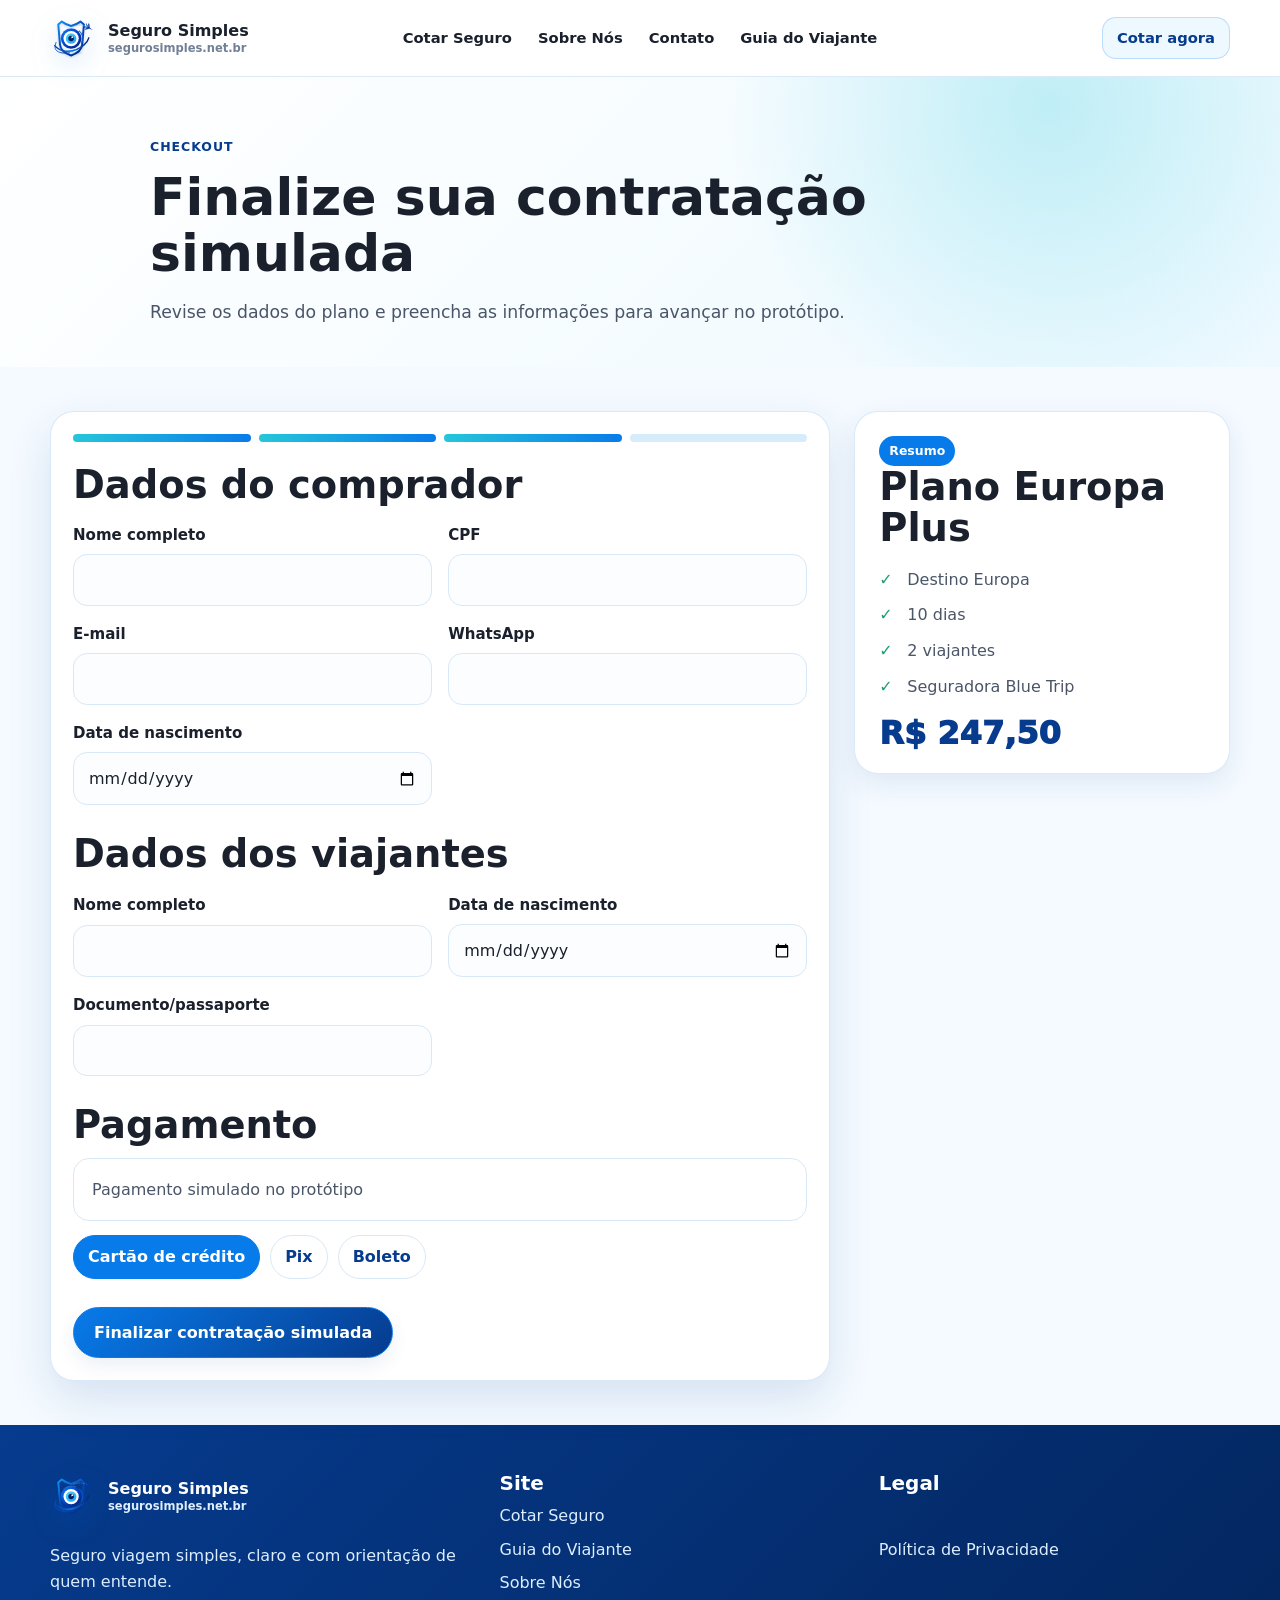
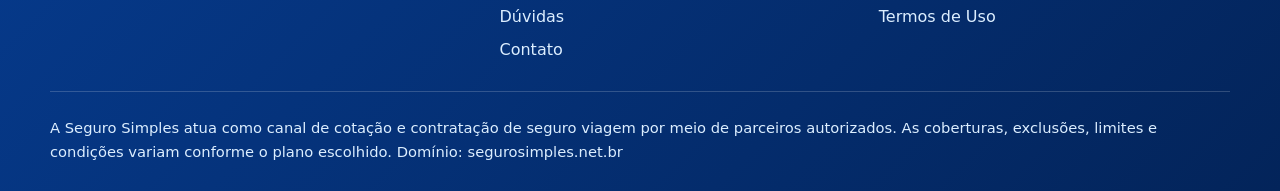
<file: checkout.html>
<!doctype html><html lang="pt-BR"><head><meta charset="utf-8"><meta name="viewport" content="width=device-width, initial-scale=1"><title>Checkout simulado | Seguro Simples</title><meta name="description" content="Tela visual de checkout simulado para contratação de seguro viagem."><link rel="icon" type="image/svg+xml" href="assets/favicon.svg">
  <link rel="stylesheet" href="assets/css/styles.css"></head><body>
<header class="site-header"><div class="nav-wrap"><a class="brand" href="index.html"><img class="brand-mark" src="assets/logo-seguro-simples.svg" alt="Ícone Seguro Simples"><span class="brand-text"><strong>Seguro Simples</strong><small>segurosimples.net.br</small></span></a><button class="hamburger" type="button" data-menu-toggle aria-label="Abrir menu" aria-expanded="false"><span></span></button><nav class="nav-menu" data-menu><span class="nav-links"><a href="cotacao.html">Cotar Seguro</a><a href="sobre.html">Sobre Nós</a><a href="contato.html">Contato</a><a href="guia.html">Guia do Viajante</a></span><a class="btn btn-primary btn-small" href="cotacao.html">Cotar agora</a></nav></div></header>
<main><section class="page-hero"><div class="container"><p class="eyebrow">Checkout</p><h1>Finalize sua contratação simulada</h1><p class="lead">Revise os dados do plano e preencha as informações para avançar no protótipo.</p></div></section>
<section class="section compact"><div class="container checkout-layout"><form class="form-card" data-redirect-form="confirmacao.html"><div class="progress"><span class="active"></span><span class="active"></span><span class="active"></span><span></span></div><h2>Dados do comprador</h2><div class="form-grid two" style="margin-top:18px"><div class="field"><label for="nomec">Nome completo</label><input id="nomec" required></div><div class="field"><label for="cpf">CPF</label><input id="cpf" required></div><div class="field"><label for="emailc">E-mail</label><input id="emailc" required type="email"></div><div class="field"><label for="wac">WhatsApp</label><input id="wac" required></div><div class="field"><label for="nasc">Data de nascimento</label><input id="nasc" required type="date"></div></div><h2 style="margin-top:28px">Dados dos viajantes</h2><div class="form-grid two" style="margin-top:18px"><div class="field"><label for="viajante">Nome completo</label><input id="viajante" required></div><div class="field"><label for="nascv">Data de nascimento</label><input id="nascv" required type="date"></div><div class="field"><label for="doc">Documento/passaporte</label><input id="doc" required></div></div><h2 style="margin-top:28px">Pagamento</h2><p class="notice" style="margin-top:12px">Pagamento simulado no protótipo</p><div class="filters" style="margin-top:14px"><button class="filter-btn is-active" type="button" data-filter>Cartão de crédito</button><button class="filter-btn" type="button" data-filter>Pix</button><button class="filter-btn" type="button" data-filter>Boleto</button></div><div class="actions"><button class="btn btn-primary" type="submit">Finalizar contratação simulada</button></div></form><aside class="card summary-sticky"><span class="badge blue">Resumo</span><h2>Plano Europa Plus</h2><ul class="feature-list"><li>Destino Europa</li><li>10 dias</li><li>2 viajantes</li><li>Seguradora Blue Trip</li></ul><p class="price" style="margin-top:18px">R$ 247,50</p></aside></div></section></main>
<footer class="site-footer"><div class="container footer-grid"><div><a class="brand" href="index.html"><img class="brand-mark" src="assets/logo-seguro-simples.svg" alt="Ícone Seguro Simples"><span class="brand-text"><strong>Seguro Simples</strong><small>segurosimples.net.br</small></span></a><p style="margin-top:16px">Seguro viagem simples, claro e com orientação de quem entende.</p></div><div class="footer-links"><h3>Site</h3><a href="cotacao.html">Cotar Seguro</a><a href="guia.html">Guia do Viajante</a><a href="sobre.html">Sobre Nós</a><a href="faq.html">Dúvidas</a><a href="contato.html">Contato</a></div><div class="footer-links"><h3>Legal</h3><a href="privacidade.html">Política de Privacidade</a><a href="termos.html">Termos de Uso</a></div></div><div class="container footer-note">A Seguro Simples atua como canal de cotação e contratação de seguro viagem por meio de parceiros autorizados. As coberturas, exclusões, limites e condições variam conforme o plano escolhido. Domínio: segurosimples.net.br</div></footer><script src="assets/js/main.js"></script></body></html>
</file>
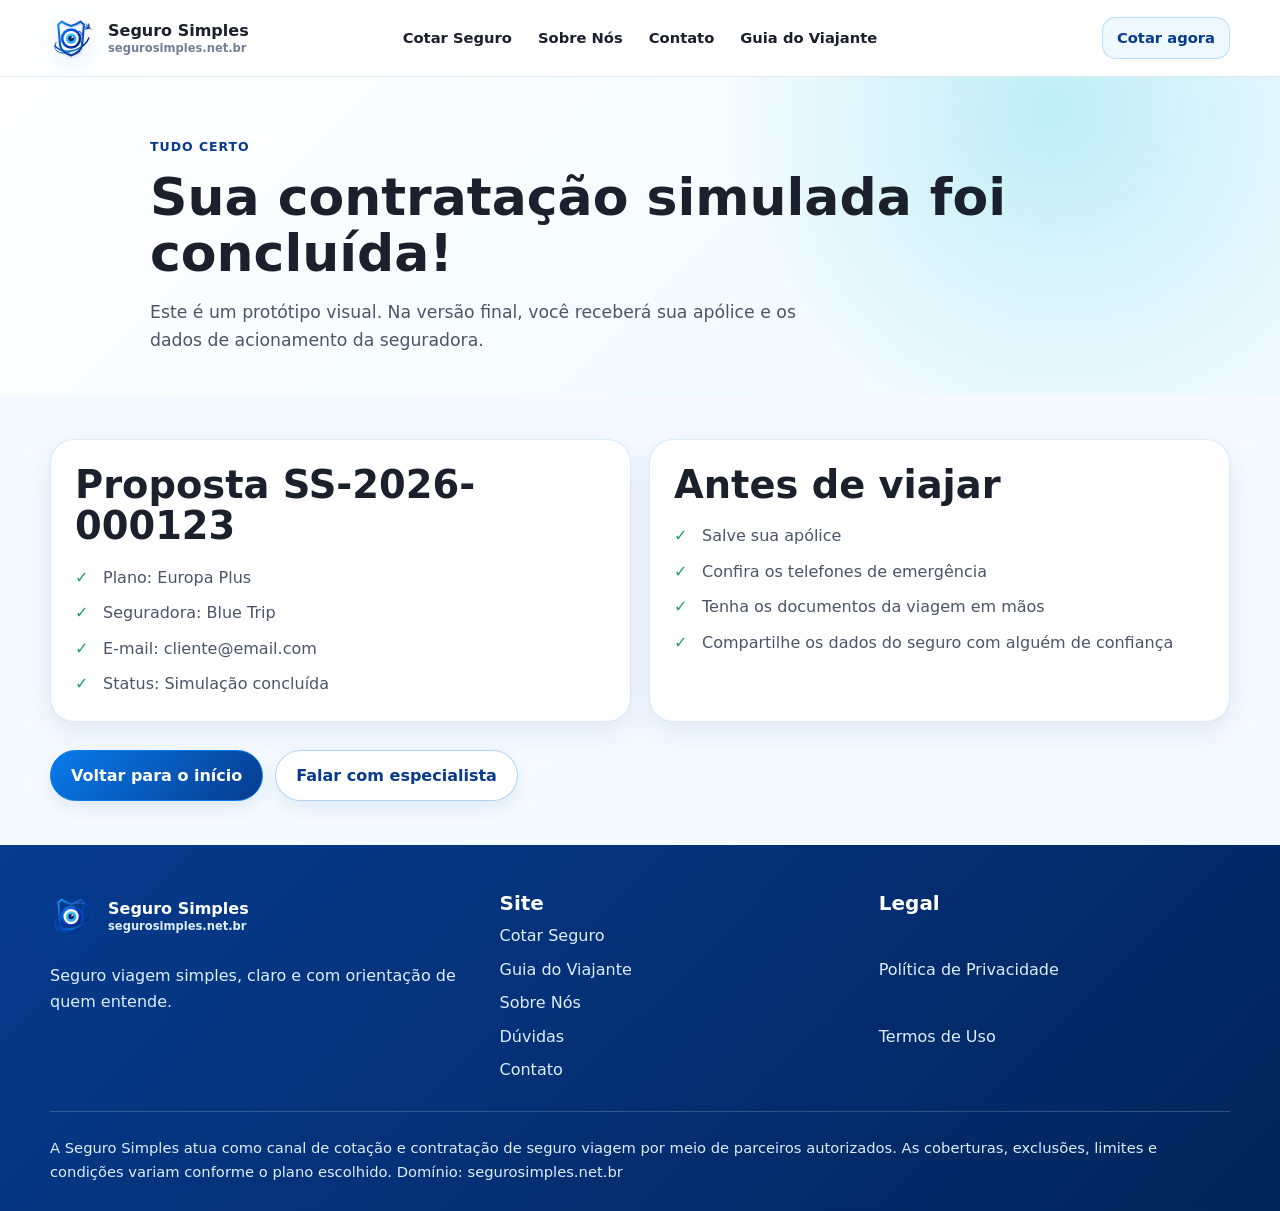
<file: confirmacao.html>
<!doctype html><html lang="pt-BR"><head><meta charset="utf-8"><meta name="viewport" content="width=device-width, initial-scale=1"><title>Confirmação simulada | Seguro Simples</title><meta name="description" content="Confirmação visual de contratação simulada de seguro viagem."><link rel="icon" type="image/svg+xml" href="assets/favicon.svg">
  <link rel="stylesheet" href="assets/css/styles.css"></head><body>
<header class="site-header"><div class="nav-wrap"><a class="brand" href="index.html"><img class="brand-mark" src="assets/logo-seguro-simples.svg" alt="Ícone Seguro Simples"><span class="brand-text"><strong>Seguro Simples</strong><small>segurosimples.net.br</small></span></a><button class="hamburger" type="button" data-menu-toggle aria-label="Abrir menu" aria-expanded="false"><span></span></button><nav class="nav-menu" data-menu><span class="nav-links"><a href="cotacao.html">Cotar Seguro</a><a href="sobre.html">Sobre Nós</a><a href="contato.html">Contato</a><a href="guia.html">Guia do Viajante</a></span><a class="btn btn-primary btn-small" href="cotacao.html">Cotar agora</a></nav></div></header>
<main><section class="page-hero"><div class="container"><p class="eyebrow">Tudo certo</p><h1>Sua contratação simulada foi concluída!</h1><p class="lead">Este é um protótipo visual. Na versão final, você receberá sua apólice e os dados de acionamento da seguradora.</p></div></section><section class="section compact"><div class="container grid grid-2"><article class="card"><h2>Proposta SS-2026-000123</h2><ul class="feature-list"><li>Plano: Europa Plus</li><li>Seguradora: Blue Trip</li><li>E-mail: cliente@email.com</li><li>Status: Simulação concluída</li></ul></article><article class="card"><h2>Antes de viajar</h2><ul class="check-list"><li>Salve sua apólice</li><li>Confira os telefones de emergência</li><li>Tenha os documentos da viagem em mãos</li><li>Compartilhe os dados do seguro com alguém de confiança</li></ul></article></div><div class="container actions"><a class="btn btn-primary" href="index.html">Voltar para o início</a><a class="btn btn-secondary" href="contato.html">Falar com especialista</a></div></section></main>
<footer class="site-footer"><div class="container footer-grid"><div><a class="brand" href="index.html"><img class="brand-mark" src="assets/logo-seguro-simples.svg" alt="Ícone Seguro Simples"><span class="brand-text"><strong>Seguro Simples</strong><small>segurosimples.net.br</small></span></a><p style="margin-top:16px">Seguro viagem simples, claro e com orientação de quem entende.</p></div><div class="footer-links"><h3>Site</h3><a href="cotacao.html">Cotar Seguro</a><a href="guia.html">Guia do Viajante</a><a href="sobre.html">Sobre Nós</a><a href="faq.html">Dúvidas</a><a href="contato.html">Contato</a></div><div class="footer-links"><h3>Legal</h3><a href="privacidade.html">Política de Privacidade</a><a href="termos.html">Termos de Uso</a></div></div><div class="container footer-note">A Seguro Simples atua como canal de cotação e contratação de seguro viagem por meio de parceiros autorizados. As coberturas, exclusões, limites e condições variam conforme o plano escolhido. Domínio: segurosimples.net.br</div></footer><script src="assets/js/main.js"></script></body></html>
</file>
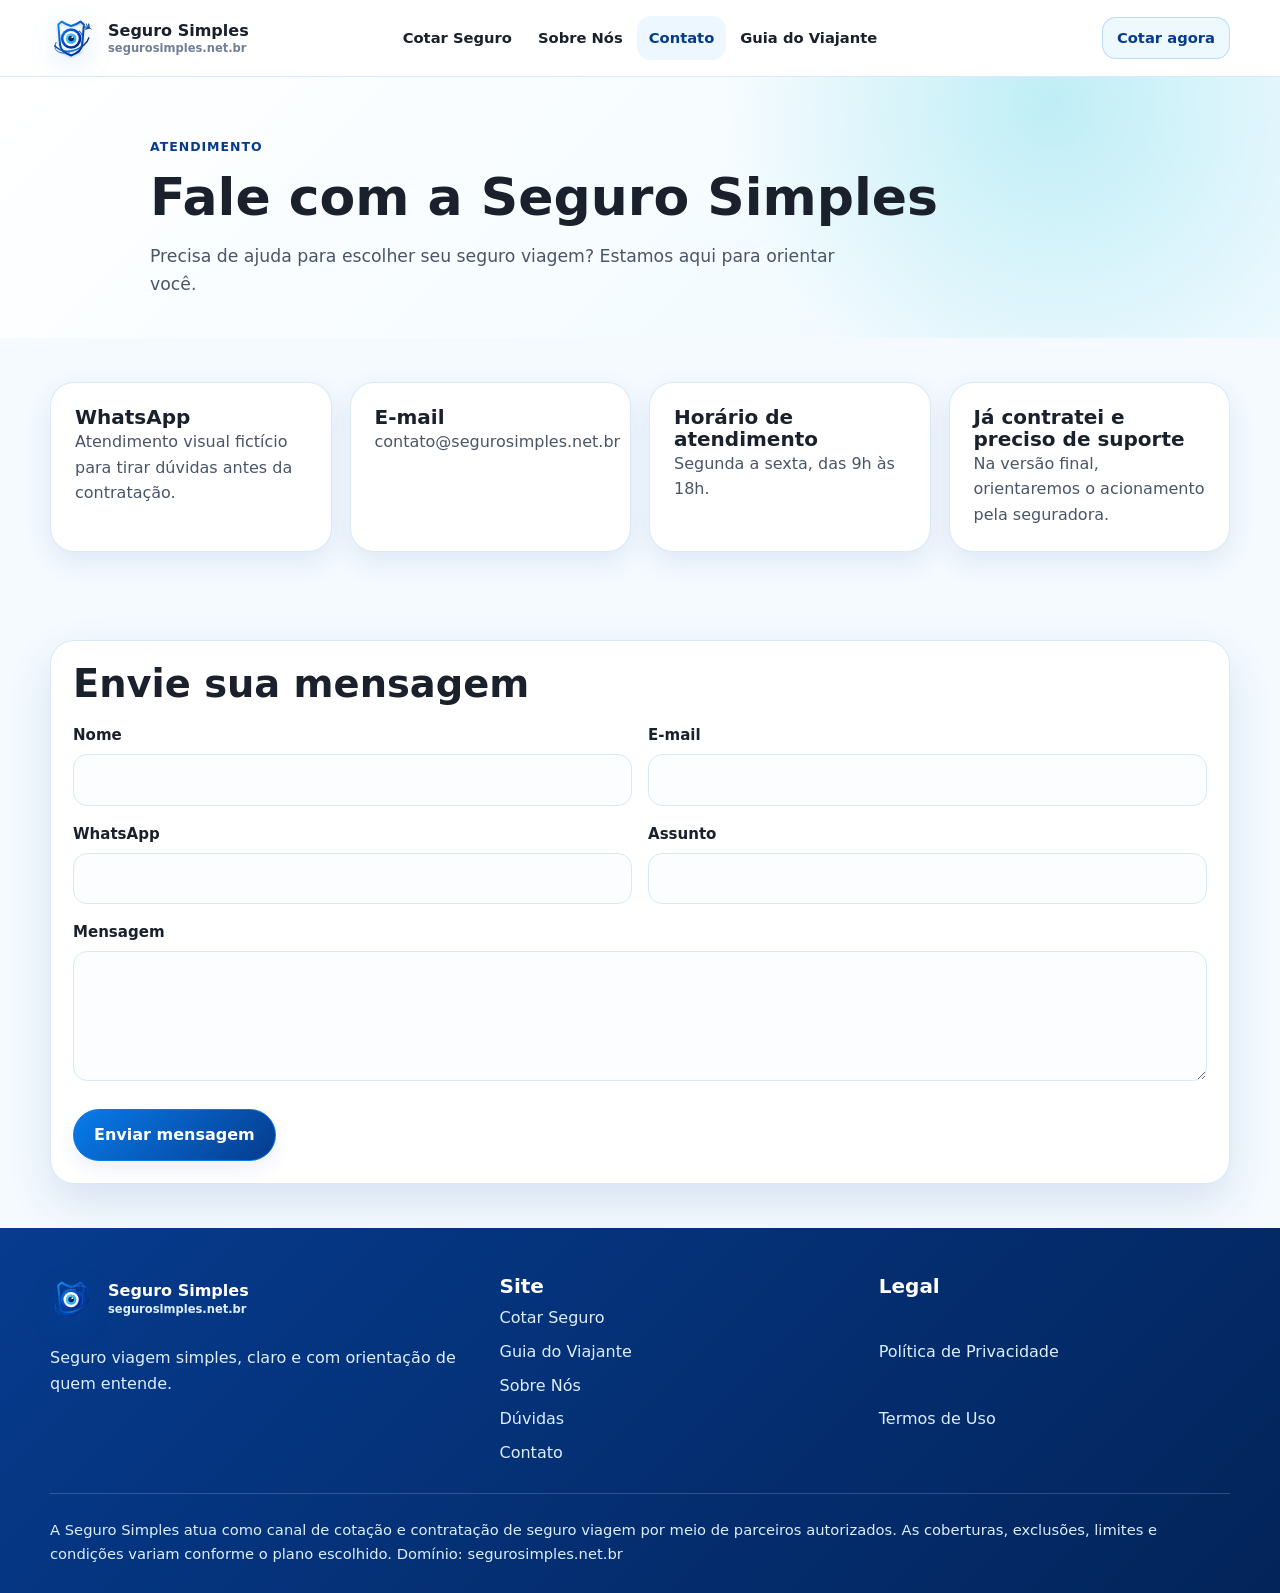
<file: contato.html>
<!doctype html><html lang="pt-BR"><head><meta charset="utf-8"><meta name="viewport" content="width=device-width, initial-scale=1"><title>Contato | Seguro Simples</title><meta name="description" content="Fale com a Seguro Simples para receber orientação sobre seguro viagem."><link rel="icon" type="image/svg+xml" href="assets/favicon.svg">
  <link rel="stylesheet" href="assets/css/styles.css"></head><body>
<header class="site-header"><div class="nav-wrap"><a class="brand" href="index.html"><img class="brand-mark" src="assets/logo-seguro-simples.svg" alt="Ícone Seguro Simples"><span class="brand-text"><strong>Seguro Simples</strong><small>segurosimples.net.br</small></span></a><button class="hamburger" type="button" data-menu-toggle aria-label="Abrir menu" aria-expanded="false"><span></span></button><nav class="nav-menu" data-menu><span class="nav-links"><a href="cotacao.html">Cotar Seguro</a><a href="sobre.html">Sobre Nós</a><a class="active" href="contato.html">Contato</a><a href="guia.html">Guia do Viajante</a></span><a class="btn btn-primary btn-small" href="cotacao.html">Cotar agora</a></nav></div></header>
<main><section class="page-hero"><div class="container"><p class="eyebrow">Atendimento</p><h1>Fale com a Seguro Simples</h1><p class="lead">Precisa de ajuda para escolher seu seguro viagem? Estamos aqui para orientar você.</p></div></section>
<section class="section compact"><div class="container grid grid-4"><article class="card"><h3>WhatsApp</h3><p>Atendimento visual fictício para tirar dúvidas antes da contratação.</p></article><article class="card"><h3>E-mail</h3><p>contato@segurosimples.net.br</p></article><article class="card"><h3>Horário de atendimento</h3><p>Segunda a sexta, das 9h às 18h.</p></article><article class="card"><h3>Já contratei e preciso de suporte</h3><p>Na versão final, orientaremos o acionamento pela seguradora.</p></article></div></section>
<section class="section compact"><div class="container"><form class="form-card" data-contact-form><h2>Envie sua mensagem</h2><div class="form-grid two" style="margin-top:18px"><div class="field"><label for="nome">Nome</label><input id="nome" required></div><div class="field"><label for="email">E-mail</label><input id="email" required type="email"></div><div class="field"><label for="whatsapp">WhatsApp</label><input id="whatsapp" required></div><div class="field"><label for="assunto">Assunto</label><input id="assunto" required></div></div><div class="field" style="margin-top:16px"><label for="mensagem">Mensagem</label><textarea id="mensagem" required></textarea></div><div class="actions"><button class="btn btn-primary" type="submit">Enviar mensagem</button></div><p class="success-message" data-contact-success>Mensagem simulada enviada com sucesso.</p></form></div></section></main>
<footer class="site-footer"><div class="container footer-grid"><div><a class="brand" href="index.html"><img class="brand-mark" src="assets/logo-seguro-simples.svg" alt="Ícone Seguro Simples"><span class="brand-text"><strong>Seguro Simples</strong><small>segurosimples.net.br</small></span></a><p style="margin-top:16px">Seguro viagem simples, claro e com orientação de quem entende.</p></div><div class="footer-links"><h3>Site</h3><a href="cotacao.html">Cotar Seguro</a><a href="guia.html">Guia do Viajante</a><a href="sobre.html">Sobre Nós</a><a href="faq.html">Dúvidas</a><a href="contato.html">Contato</a></div><div class="footer-links"><h3>Legal</h3><a href="privacidade.html">Política de Privacidade</a><a href="termos.html">Termos de Uso</a></div></div><div class="container footer-note">A Seguro Simples atua como canal de cotação e contratação de seguro viagem por meio de parceiros autorizados. As coberturas, exclusões, limites e condições variam conforme o plano escolhido. Domínio: segurosimples.net.br</div></footer><script src="assets/js/main.js"></script></body></html>
</file>
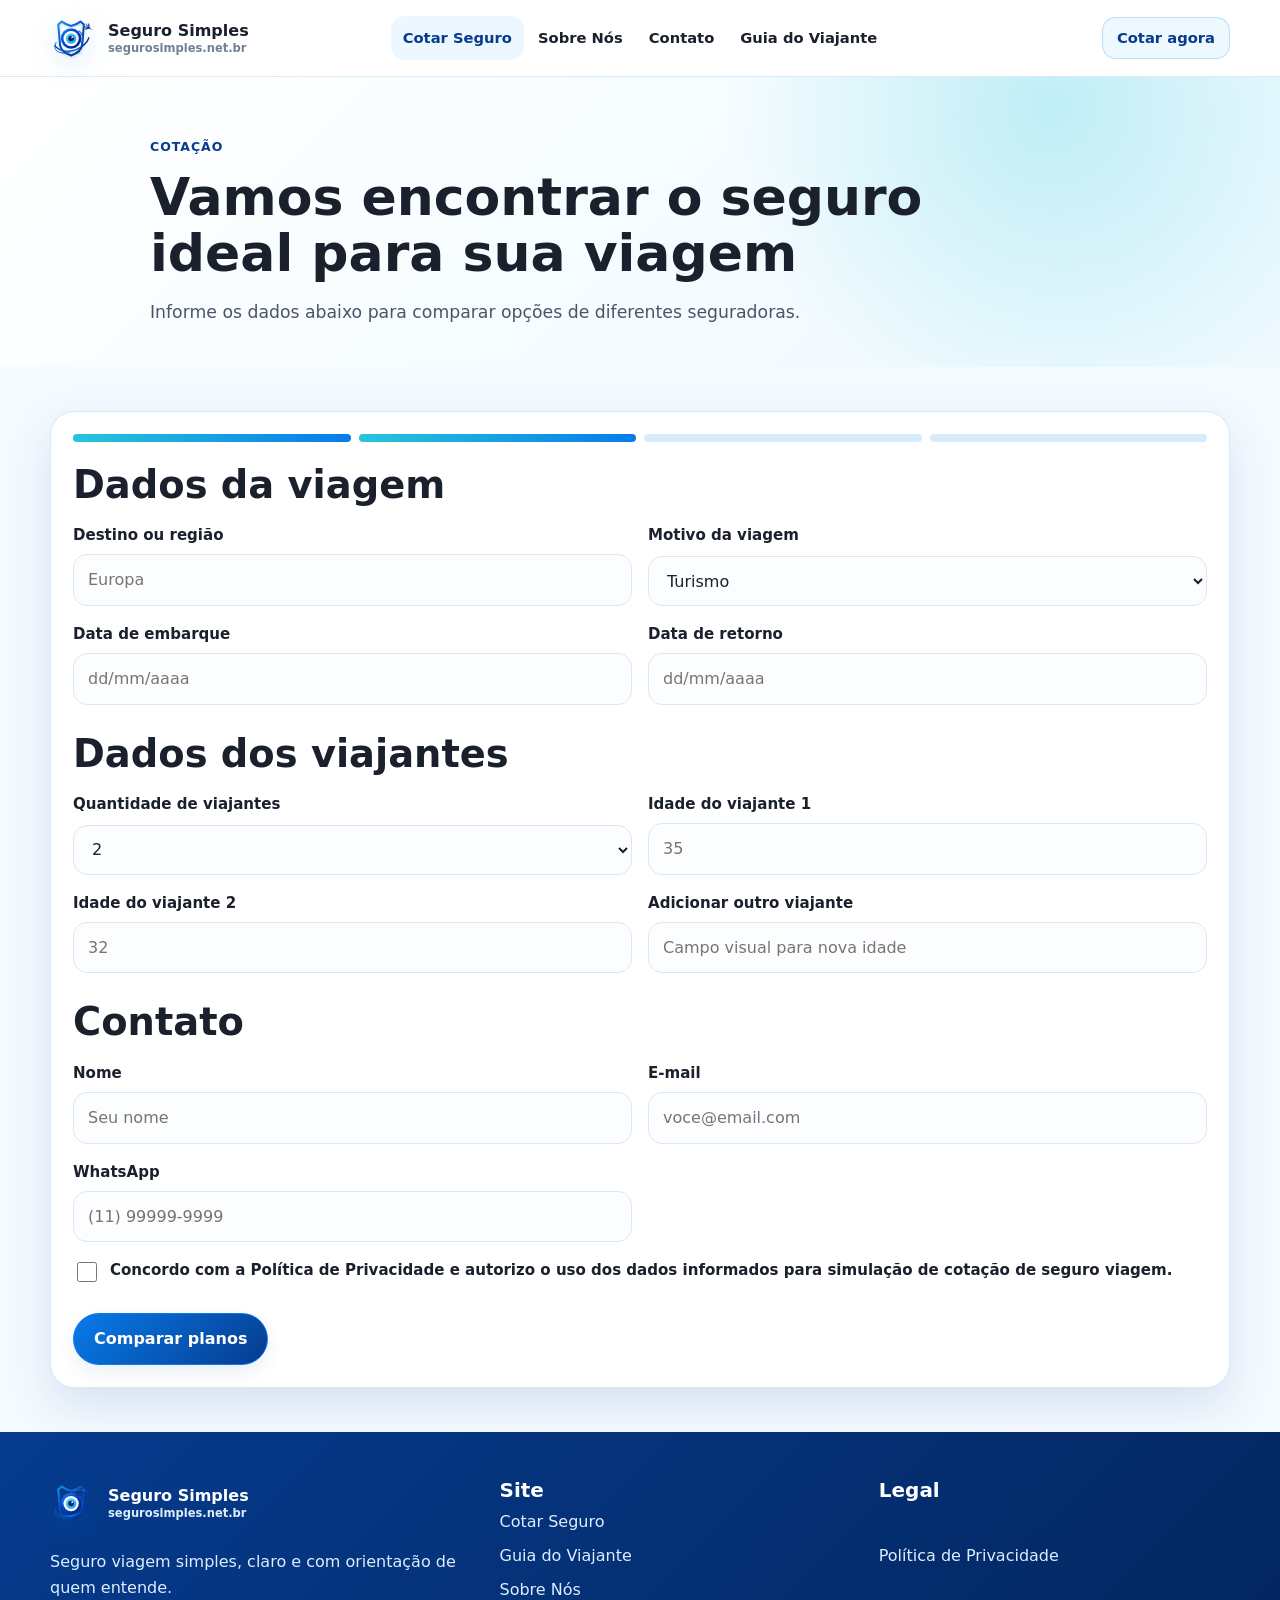
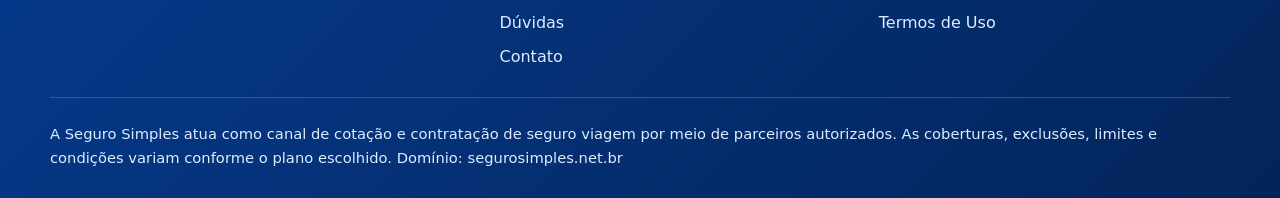
<file: cotacao.html>
<!doctype html><html lang="pt-BR"><head><meta charset="utf-8"><meta name="viewport" content="width=device-width, initial-scale=1"><title>Cotação | Seguro Simples</title><meta name="description" content="Informe os dados da sua viagem e compare opções simuladas de seguro viagem."><link rel="icon" type="image/svg+xml" href="assets/favicon.svg">
  <link rel="stylesheet" href="assets/css/styles.css"></head><body>
<header class="site-header"><div class="nav-wrap"><a class="brand" href="index.html"><img class="brand-mark" src="assets/logo-seguro-simples.svg" alt="Ícone Seguro Simples"><span class="brand-text"><strong>Seguro Simples</strong><small>segurosimples.net.br</small></span></a><button class="hamburger" type="button" data-menu-toggle aria-label="Abrir menu" aria-expanded="false"><span></span></button><nav class="nav-menu" data-menu><span class="nav-links"><a class="active" href="cotacao.html">Cotar Seguro</a><a href="sobre.html">Sobre Nós</a><a href="contato.html">Contato</a><a href="guia.html">Guia do Viajante</a></span><a class="btn btn-primary btn-small" href="cotacao.html">Cotar agora</a></nav></div></header>
<main><section class="page-hero"><div class="container"><p class="eyebrow">Cotação</p><h1>Vamos encontrar o seguro ideal para sua viagem</h1><p class="lead">Informe os dados abaixo para comparar opções de diferentes seguradoras.</p></div></section>
<section class="section compact"><div class="container"><form class="form-card" data-redirect-form="resultados.html"><div class="progress"><span class="active"></span><span class="active"></span><span></span><span></span></div><h2>Dados da viagem</h2><div class="form-grid two" style="margin-top:18px"><div class="field"><label for="destino">Destino ou região</label><input id="destino" required placeholder="Europa"></div><div class="field"><label for="motivo">Motivo da viagem</label><select id="motivo"><option>Turismo</option><option>Negócios</option><option>Estudos/intercâmbio</option><option>Cruzeiro</option><option>Outros</option></select></div><div class="field"><label for="embarque">Data de embarque</label><input id="embarque" required type="text" inputmode="numeric" maxlength="10" placeholder="dd/mm/aaaa" pattern="\d{2}/\d{2}/\d{4}" data-date-br></div><div class="field"><label for="retorno">Data de retorno</label><input id="retorno" required type="text" inputmode="numeric" maxlength="10" placeholder="dd/mm/aaaa" pattern="\d{2}/\d{2}/\d{4}" data-date-br></div></div><h2 style="margin-top:28px">Dados dos viajantes</h2><div class="form-grid two" style="margin-top:18px"><div class="field"><label for="qtd">Quantidade de viajantes</label><select id="qtd"><option>1</option><option selected>2</option><option>3</option><option>4 ou mais</option></select></div><div class="field"><label for="idade1">Idade do viajante 1</label><input id="idade1" required type="number" min="0" placeholder="35"></div><div class="field"><label for="idade2">Idade do viajante 2</label><input id="idade2" type="number" min="0" placeholder="32"></div><div class="field"><label for="adicionar">Adicionar outro viajante</label><input id="adicionar" placeholder="Campo visual para nova idade"></div></div><h2 style="margin-top:28px">Contato</h2><div class="form-grid two" style="margin-top:18px"><div class="field"><label for="nome">Nome</label><input id="nome" required placeholder="Seu nome"></div><div class="field"><label for="email">E-mail</label><input id="email" required type="email" placeholder="voce@email.com"></div><div class="field"><label for="whatsapp">WhatsApp</label><input id="whatsapp" required placeholder="(11) 99999-9999"></div></div><label class="checkbox" style="margin-top:18px"><input required type="checkbox">Concordo com a Política de Privacidade e autorizo o uso dos dados informados para simulação de cotação de seguro viagem.</label><div class="actions"><button class="btn btn-primary" type="submit">Comparar planos</button></div></form></div></section></main>
<footer class="site-footer"><div class="container footer-grid"><div><a class="brand" href="index.html"><img class="brand-mark" src="assets/logo-seguro-simples.svg" alt="Ícone Seguro Simples"><span class="brand-text"><strong>Seguro Simples</strong><small>segurosimples.net.br</small></span></a><p style="margin-top:16px">Seguro viagem simples, claro e com orientação de quem entende.</p></div><div class="footer-links"><h3>Site</h3><a href="cotacao.html">Cotar Seguro</a><a href="guia.html">Guia do Viajante</a><a href="sobre.html">Sobre Nós</a><a href="faq.html">Dúvidas</a><a href="contato.html">Contato</a></div><div class="footer-links"><h3>Legal</h3><a href="privacidade.html">Política de Privacidade</a><a href="termos.html">Termos de Uso</a></div></div><div class="container footer-note">A Seguro Simples atua como canal de cotação e contratação de seguro viagem por meio de parceiros autorizados. As coberturas, exclusões, limites e condições variam conforme o plano escolhido. Domínio: segurosimples.net.br</div></footer><script src="assets/js/main.js"></script></body></html>
</file>
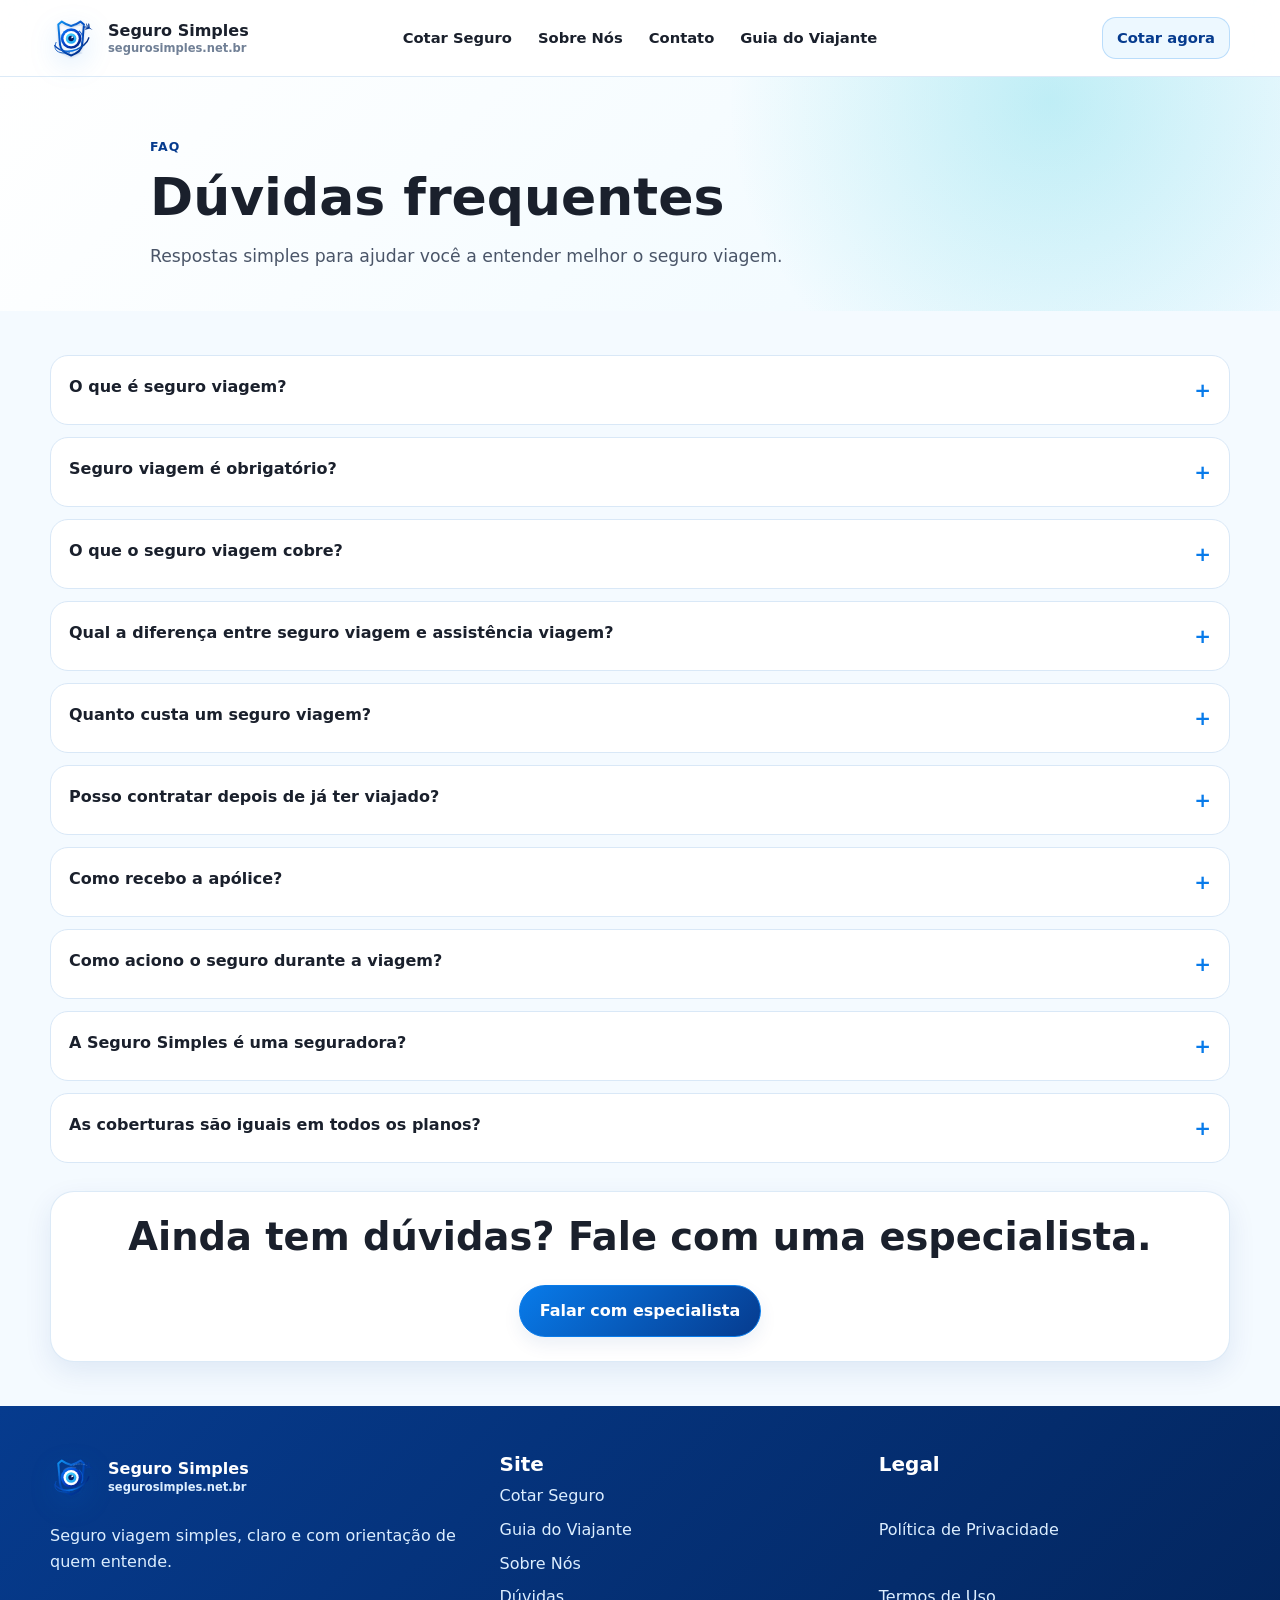
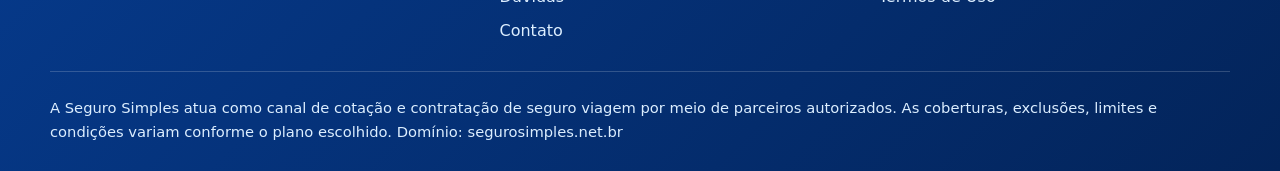
<file: faq.html>
<!doctype html><html lang="pt-BR"><head><meta charset="utf-8"><meta name="viewport" content="width=device-width, initial-scale=1"><title>Dúvidas frequentes | Seguro Simples</title><meta name="description" content="Respostas sobre seguro viagem, coberturas, contratação, apólice e papel da Seguro Simples."><link rel="icon" type="image/svg+xml" href="assets/favicon.svg">
  <link rel="stylesheet" href="assets/css/styles.css"></head><body>
<header class="site-header"><div class="nav-wrap"><a class="brand" href="index.html"><img class="brand-mark" src="assets/logo-seguro-simples.svg" alt="Ícone Seguro Simples"><span class="brand-text"><strong>Seguro Simples</strong><small>segurosimples.net.br</small></span></a><button class="hamburger" type="button" data-menu-toggle aria-label="Abrir menu" aria-expanded="false"><span></span></button><nav class="nav-menu" data-menu><span class="nav-links"><a href="cotacao.html">Cotar Seguro</a><a href="sobre.html">Sobre Nós</a><a href="contato.html">Contato</a><a href="guia.html">Guia do Viajante</a></span><a class="btn btn-primary btn-small" href="cotacao.html">Cotar agora</a></nav></div></header>
<main><section class="page-hero"><div class="container"><p class="eyebrow">FAQ</p><h1>Dúvidas frequentes</h1><p class="lead">Respostas simples para ajudar você a entender melhor o seguro viagem.</p></div></section><section class="section compact"><div class="container accordion">
<article class="accordion-item"><button class="accordion-trigger" data-accordion-trigger aria-expanded="false"><span>O que é seguro viagem?</span><span>+</span></button><div class="accordion-content"><p>É uma proteção contratada para oferecer assistência e coberturas em situações previstas durante a viagem.</p></div></article>
<article class="accordion-item"><button class="accordion-trigger" data-accordion-trigger aria-expanded="false"><span>Seguro viagem é obrigatório?</span><span>+</span></button><div class="accordion-content"><p>Depende do destino. Alguns países podem exigir cobertura mínima para entrada de viajantes.</p></div></article>
<article class="accordion-item"><button class="accordion-trigger" data-accordion-trigger aria-expanded="false"><span>O que o seguro viagem cobre?</span><span>+</span></button><div class="accordion-content"><p>Pode cobrir despesas médicas, bagagem, cancelamento e assistência 24 horas, conforme o plano escolhido.</p></div></article>
<article class="accordion-item"><button class="accordion-trigger" data-accordion-trigger aria-expanded="false"><span>Qual a diferença entre seguro viagem e assistência viagem?</span><span>+</span></button><div class="accordion-content"><p>As características dependem do produto e da seguradora. O importante é conferir condições, limites e forma de acionamento.</p></div></article>
<article class="accordion-item"><button class="accordion-trigger" data-accordion-trigger aria-expanded="false"><span>Quanto custa um seguro viagem?</span><span>+</span></button><div class="accordion-content"><p>O valor varia conforme destino, duração, idade dos viajantes, coberturas e seguradora.</p></div></article>
<article class="accordion-item"><button class="accordion-trigger" data-accordion-trigger aria-expanded="false"><span>Posso contratar depois de já ter viajado?</span><span>+</span></button><div class="accordion-content"><p>Geralmente a contratação deve ocorrer antes do embarque. As regras reais dependem da seguradora.</p></div></article>
<article class="accordion-item"><button class="accordion-trigger" data-accordion-trigger aria-expanded="false"><span>Como recebo a apólice?</span><span>+</span></button><div class="accordion-content"><p>Na versão final, a apólice será enviada pelos canais informados durante a contratação.</p></div></article>
<article class="accordion-item"><button class="accordion-trigger" data-accordion-trigger aria-expanded="false"><span>Como aciono o seguro durante a viagem?</span><span>+</span></button><div class="accordion-content"><p>Você seguirá os canais e instruções da seguradora escolhida, informados na apólice.</p></div></article>
<article class="accordion-item"><button class="accordion-trigger" data-accordion-trigger aria-expanded="false"><span>A Seguro Simples é uma seguradora?</span><span>+</span></button><div class="accordion-content"><p>Não. A Seguro Simples atua como canal de cotação e contratação de seguro viagem por meio de parceiros autorizados. A emissão, condições, coberturas e regras do seguro são de responsabilidade da seguradora escolhida.</p></div></article>
<article class="accordion-item"><button class="accordion-trigger" data-accordion-trigger aria-expanded="false"><span>As coberturas são iguais em todos os planos?</span><span>+</span></button><div class="accordion-content"><p>Não. As coberturas variam conforme o plano escolhido. Confira os detalhes antes da contratação.</p></div></article>
</div><div class="container card" style="margin-top:28px;text-align:center"><h2>Ainda tem dúvidas? Fale com uma especialista.</h2><div class="actions" style="justify-content:center"><a class="btn btn-primary" href="contato.html">Falar com especialista</a></div></div></section></main>
<footer class="site-footer"><div class="container footer-grid"><div><a class="brand" href="index.html"><img class="brand-mark" src="assets/logo-seguro-simples.svg" alt="Ícone Seguro Simples"><span class="brand-text"><strong>Seguro Simples</strong><small>segurosimples.net.br</small></span></a><p style="margin-top:16px">Seguro viagem simples, claro e com orientação de quem entende.</p></div><div class="footer-links"><h3>Site</h3><a href="cotacao.html">Cotar Seguro</a><a href="guia.html">Guia do Viajante</a><a href="sobre.html">Sobre Nós</a><a href="faq.html">Dúvidas</a><a href="contato.html">Contato</a></div><div class="footer-links"><h3>Legal</h3><a href="privacidade.html">Política de Privacidade</a><a href="termos.html">Termos de Uso</a></div></div><div class="container footer-note">A Seguro Simples atua como canal de cotação e contratação de seguro viagem por meio de parceiros autorizados. As coberturas, exclusões, limites e condições variam conforme o plano escolhido. Domínio: segurosimples.net.br</div></footer><script src="assets/js/main.js"></script></body></html>
</file>
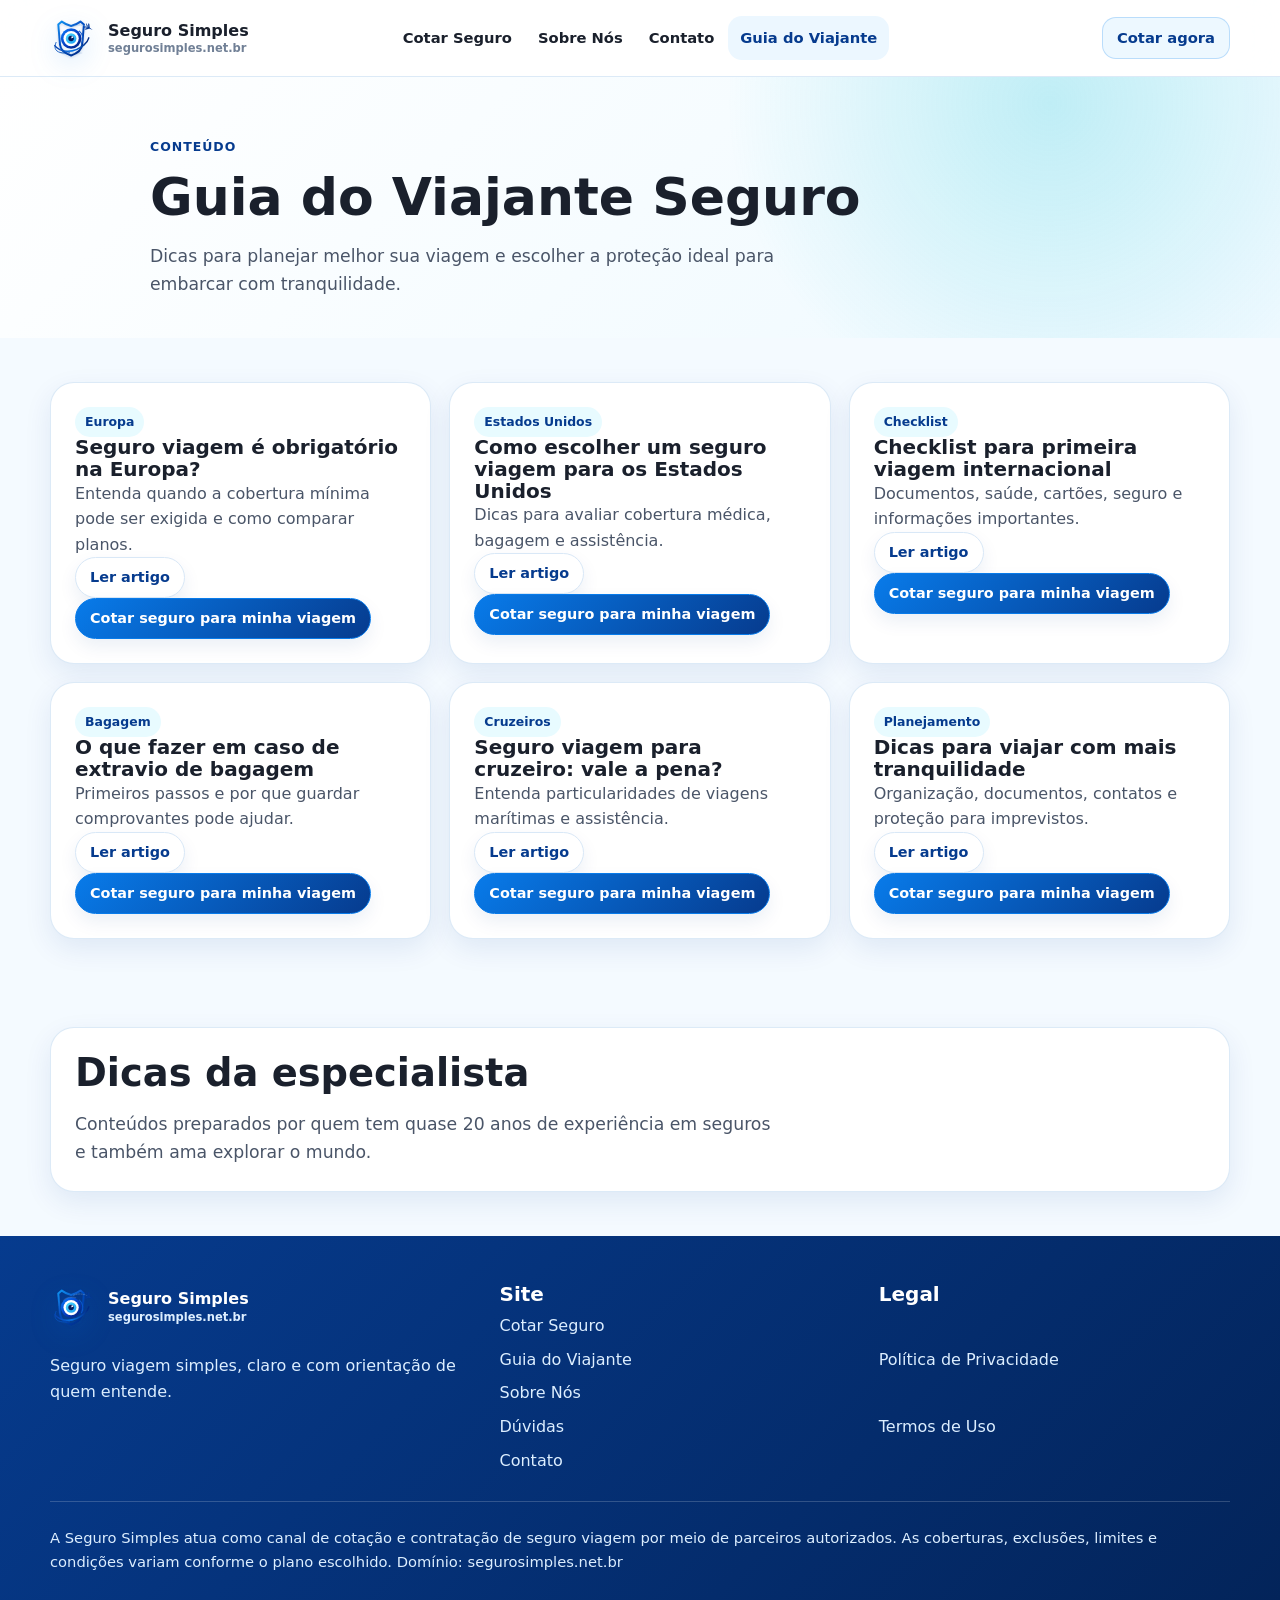
<file: guia.html>
<!doctype html><html lang="pt-BR"><head><meta charset="utf-8"><meta name="viewport" content="width=device-width, initial-scale=1"><title>Guia do Viajante Seguro | Seguro Simples</title><meta name="description" content="Dicas para planejar melhor sua viagem e escolher seguro viagem com tranquilidade."><link rel="icon" type="image/svg+xml" href="assets/favicon.svg">
  <link rel="stylesheet" href="assets/css/styles.css"></head><body>
<header class="site-header"><div class="nav-wrap"><a class="brand" href="index.html"><img class="brand-mark" src="assets/logo-seguro-simples.svg" alt="Ícone Seguro Simples"><span class="brand-text"><strong>Seguro Simples</strong><small>segurosimples.net.br</small></span></a><button class="hamburger" type="button" data-menu-toggle aria-label="Abrir menu" aria-expanded="false"><span></span></button><nav class="nav-menu" data-menu><span class="nav-links"><a href="cotacao.html">Cotar Seguro</a><a href="sobre.html">Sobre Nós</a><a href="contato.html">Contato</a><a class="active" href="guia.html">Guia do Viajante</a></span><a class="btn btn-primary btn-small" href="cotacao.html">Cotar agora</a></nav></div></header>
<main><section class="page-hero"><div class="container"><p class="eyebrow">Conteúdo</p><h1>Guia do Viajante Seguro</h1><p class="lead">Dicas para planejar melhor sua viagem e escolher a proteção ideal para embarcar com tranquilidade.</p></div></section>
<section class="section compact"><div class="container grid grid-3">
<article class="card"><span class="badge">Europa</span><h3>Seguro viagem é obrigatório na Europa?</h3><p>Entenda quando a cobertura mínima pode ser exigida e como comparar planos.</p><a class="btn btn-small" href="cotacao.html">Ler artigo</a><a class="btn btn-primary btn-small" href="cotacao.html">Cotar seguro para minha viagem</a></article>
<article class="card"><span class="badge">Estados Unidos</span><h3>Como escolher um seguro viagem para os Estados Unidos</h3><p>Dicas para avaliar cobertura médica, bagagem e assistência.</p><a class="btn btn-small" href="cotacao.html">Ler artigo</a><a class="btn btn-primary btn-small" href="cotacao.html">Cotar seguro para minha viagem</a></article>
<article class="card"><span class="badge">Checklist</span><h3>Checklist para primeira viagem internacional</h3><p>Documentos, saúde, cartões, seguro e informações importantes.</p><a class="btn btn-small" href="cotacao.html">Ler artigo</a><a class="btn btn-primary btn-small" href="cotacao.html">Cotar seguro para minha viagem</a></article>
<article class="card"><span class="badge">Bagagem</span><h3>O que fazer em caso de extravio de bagagem</h3><p>Primeiros passos e por que guardar comprovantes pode ajudar.</p><a class="btn btn-small" href="cotacao.html">Ler artigo</a><a class="btn btn-primary btn-small" href="cotacao.html">Cotar seguro para minha viagem</a></article>
<article class="card"><span class="badge">Cruzeiros</span><h3>Seguro viagem para cruzeiro: vale a pena?</h3><p>Entenda particularidades de viagens marítimas e assistência.</p><a class="btn btn-small" href="cotacao.html">Ler artigo</a><a class="btn btn-primary btn-small" href="cotacao.html">Cotar seguro para minha viagem</a></article>
<article class="card"><span class="badge">Planejamento</span><h3>Dicas para viajar com mais tranquilidade</h3><p>Organização, documentos, contatos e proteção para imprevistos.</p><a class="btn btn-small" href="cotacao.html">Ler artigo</a><a class="btn btn-primary btn-small" href="cotacao.html">Cotar seguro para minha viagem</a></article>
</div></section><section class="section compact"><div class="container card"><h2>Dicas da especialista</h2><p class="lead">Conteúdos preparados por quem tem quase 20 anos de experiência em seguros e também ama explorar o mundo.</p></div></section></main>
<footer class="site-footer"><div class="container footer-grid"><div><a class="brand" href="index.html"><img class="brand-mark" src="assets/logo-seguro-simples.svg" alt="Ícone Seguro Simples"><span class="brand-text"><strong>Seguro Simples</strong><small>segurosimples.net.br</small></span></a><p style="margin-top:16px">Seguro viagem simples, claro e com orientação de quem entende.</p></div><div class="footer-links"><h3>Site</h3><a href="cotacao.html">Cotar Seguro</a><a href="guia.html">Guia do Viajante</a><a href="sobre.html">Sobre Nós</a><a href="faq.html">Dúvidas</a><a href="contato.html">Contato</a></div><div class="footer-links"><h3>Legal</h3><a href="privacidade.html">Política de Privacidade</a><a href="termos.html">Termos de Uso</a></div></div><div class="container footer-note">A Seguro Simples atua como canal de cotação e contratação de seguro viagem por meio de parceiros autorizados. As coberturas, exclusões, limites e condições variam conforme o plano escolhido. Domínio: segurosimples.net.br</div></footer><script src="assets/js/main.js"></script></body></html>
</file>
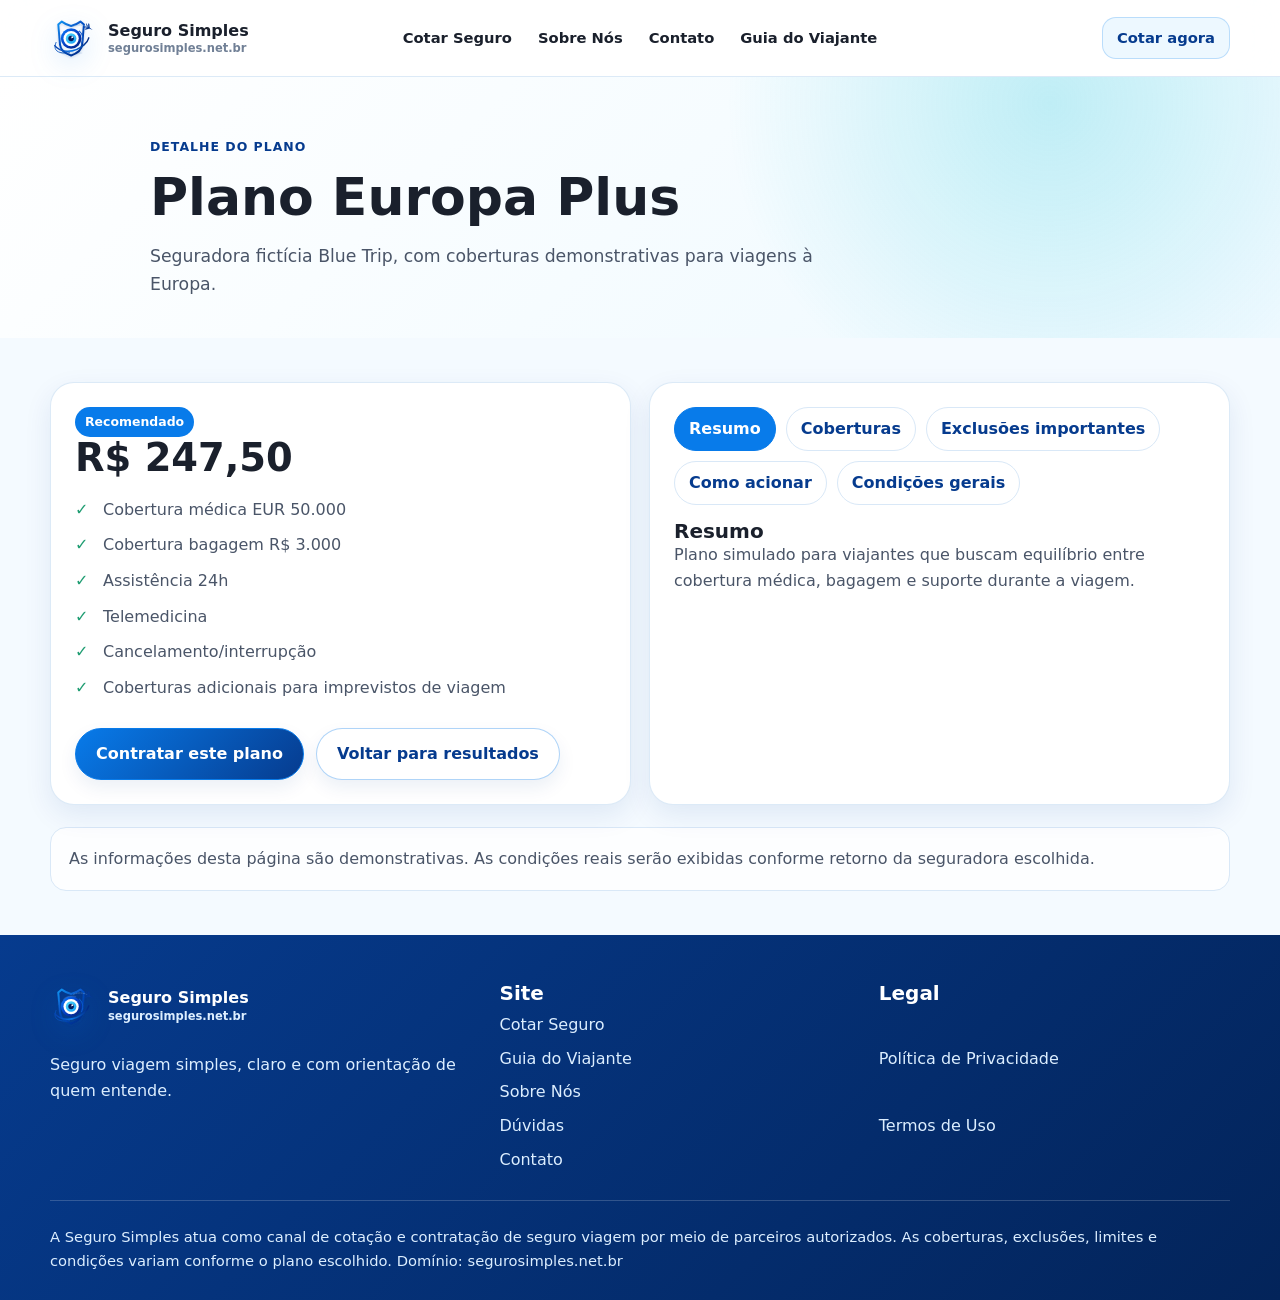
<file: plano.html>
<!doctype html><html lang="pt-BR"><head><meta charset="utf-8"><meta name="viewport" content="width=device-width, initial-scale=1"><title>Plano Europa Plus | Seguro Simples</title><meta name="description" content="Detalhes simulados do plano Europa Plus com coberturas, exclusões importantes e orientação de acionamento."><link rel="icon" type="image/svg+xml" href="assets/favicon.svg">
  <link rel="stylesheet" href="assets/css/styles.css"></head><body>
<header class="site-header"><div class="nav-wrap"><a class="brand" href="index.html"><img class="brand-mark" src="assets/logo-seguro-simples.svg" alt="Ícone Seguro Simples"><span class="brand-text"><strong>Seguro Simples</strong><small>segurosimples.net.br</small></span></a><button class="hamburger" type="button" data-menu-toggle aria-label="Abrir menu" aria-expanded="false"><span></span></button><nav class="nav-menu" data-menu><span class="nav-links"><a href="cotacao.html">Cotar Seguro</a><a href="sobre.html">Sobre Nós</a><a href="contato.html">Contato</a><a href="guia.html">Guia do Viajante</a></span><a class="btn btn-primary btn-small" href="cotacao.html">Cotar agora</a></nav></div></header>
<main><section class="page-hero"><div class="container"><p class="eyebrow">Detalhe do plano</p><h1>Plano Europa Plus</h1><p class="lead">Seguradora fictícia Blue Trip, com coberturas demonstrativas para viagens à Europa.</p></div></section>
<section class="section compact"><div class="container grid grid-2"><article class="card"><span class="badge blue">Recomendado</span><h2>R$ 247,50</h2><ul class="feature-list"><li>Cobertura médica EUR 50.000</li><li>Cobertura bagagem R$ 3.000</li><li>Assistência 24h</li><li>Telemedicina</li><li>Cancelamento/interrupção</li><li>Coberturas adicionais para imprevistos de viagem</li></ul><div class="actions"><a class="btn btn-primary" href="checkout.html">Contratar este plano</a><a class="btn btn-secondary" href="resultados.html">Voltar para resultados</a></div></article><article class="card"><div class="tabs"><button class="filter-btn is-active" data-tab="resumo">Resumo</button><button class="filter-btn" data-tab="coberturas">Coberturas</button><button class="filter-btn" data-tab="exclusoes">Exclusões importantes</button><button class="filter-btn" data-tab="acionar">Como acionar</button><button class="filter-btn" data-tab="condicoes">Condições gerais</button></div><div class="tab-panel is-active" data-panel="resumo"><h3>Resumo</h3><p>Plano simulado para viajantes que buscam equilíbrio entre cobertura médica, bagagem e suporte durante a viagem.</p></div><div class="tab-panel" data-panel="coberturas"><h3>Coberturas</h3><p>Assistência médica, odontológica emergencial, bagagem, telemedicina e apoio em cancelamento conforme regras do plano.</p></div><div class="tab-panel" data-panel="exclusoes"><h3>Exclusões importantes</h3><p>Eventos não previstos, condições sem cobertura e limites específicos devem ser conferidos nas condições reais da seguradora.</p></div><div class="tab-panel" data-panel="acionar"><h3>Como acionar</h3><p>Na versão final, o cliente verá telefones, canais digitais e instruções de emergência da seguradora escolhida.</p></div><div class="tab-panel" data-panel="condicoes"><h3>Condições gerais</h3><p>Documento oficial emitido pela seguradora com regras, limites, carências e obrigações das partes.</p></div></article></div><div class="container"><p class="notice" style="margin-top:22px">As informações desta página são demonstrativas. As condições reais serão exibidas conforme retorno da seguradora escolhida.</p></div></section></main>
<footer class="site-footer"><div class="container footer-grid"><div><a class="brand" href="index.html"><img class="brand-mark" src="assets/logo-seguro-simples.svg" alt="Ícone Seguro Simples"><span class="brand-text"><strong>Seguro Simples</strong><small>segurosimples.net.br</small></span></a><p style="margin-top:16px">Seguro viagem simples, claro e com orientação de quem entende.</p></div><div class="footer-links"><h3>Site</h3><a href="cotacao.html">Cotar Seguro</a><a href="guia.html">Guia do Viajante</a><a href="sobre.html">Sobre Nós</a><a href="faq.html">Dúvidas</a><a href="contato.html">Contato</a></div><div class="footer-links"><h3>Legal</h3><a href="privacidade.html">Política de Privacidade</a><a href="termos.html">Termos de Uso</a></div></div><div class="container footer-note">A Seguro Simples atua como canal de cotação e contratação de seguro viagem por meio de parceiros autorizados. As coberturas, exclusões, limites e condições variam conforme o plano escolhido. Domínio: segurosimples.net.br</div></footer><script src="assets/js/main.js"></script></body></html>
</file>
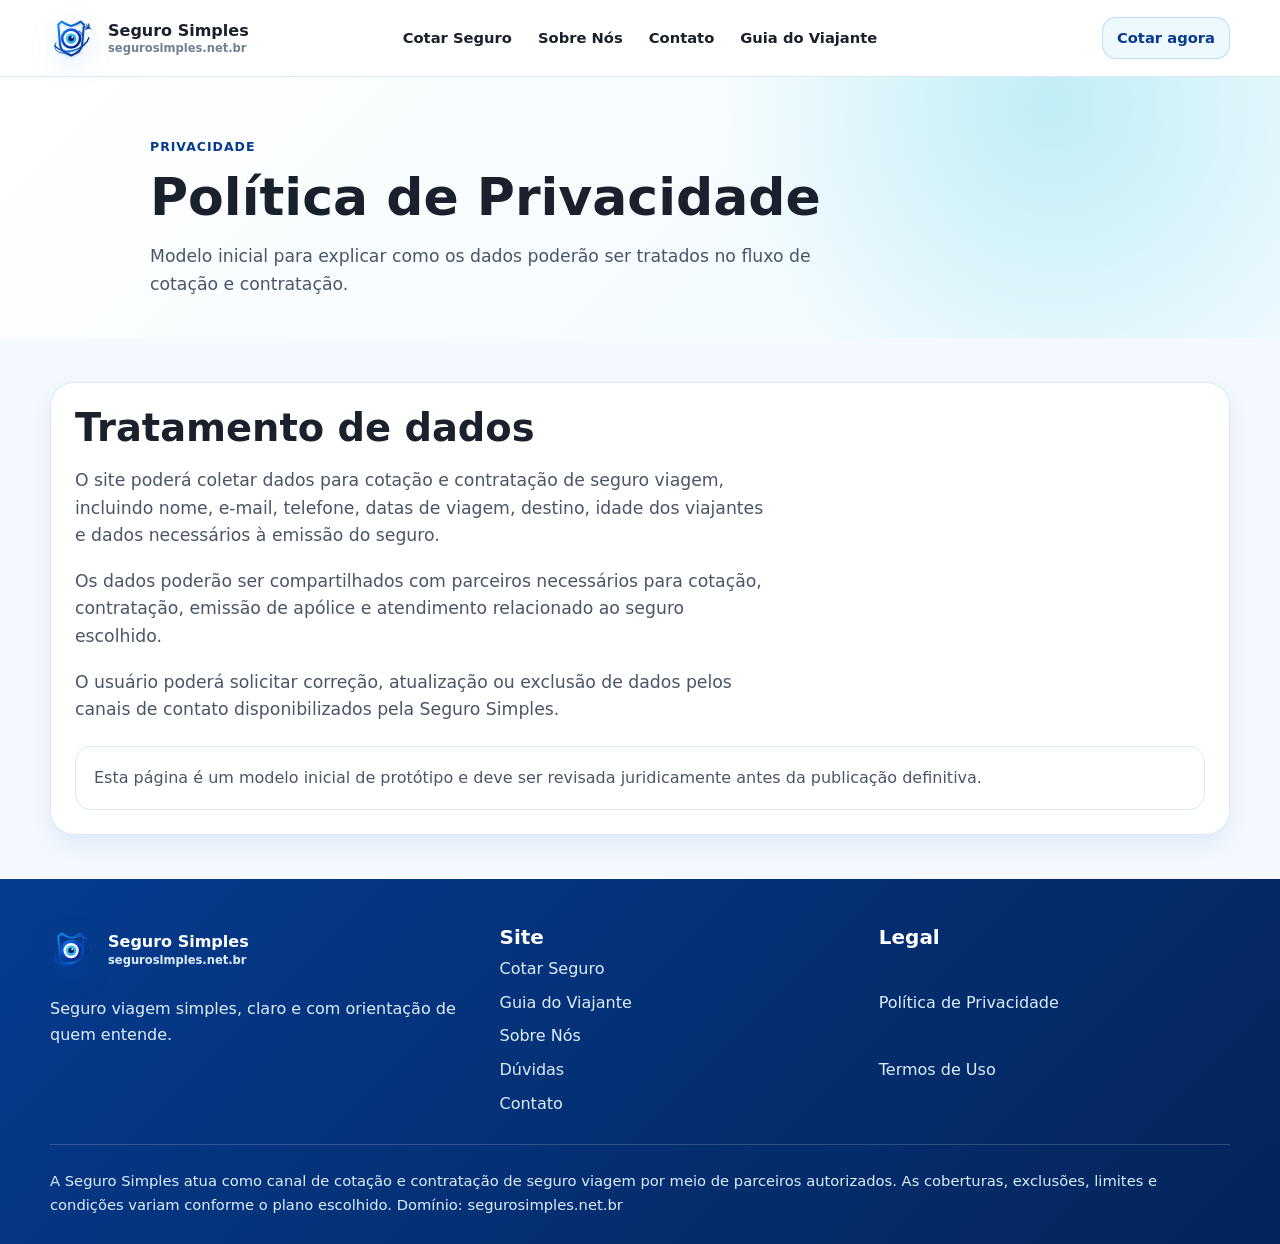
<file: privacidade.html>
<!doctype html><html lang="pt-BR"><head><meta charset="utf-8"><meta name="viewport" content="width=device-width, initial-scale=1"><title>Política de Privacidade | Seguro Simples</title><meta name="description" content="Modelo inicial de política de privacidade da Seguro Simples para cotação e contratação de seguro viagem."><link rel="icon" type="image/svg+xml" href="assets/favicon.svg">
  <link rel="stylesheet" href="assets/css/styles.css"></head><body>
<header class="site-header"><div class="nav-wrap"><a class="brand" href="index.html"><img class="brand-mark" src="assets/logo-seguro-simples.svg" alt="Ícone Seguro Simples"><span class="brand-text"><strong>Seguro Simples</strong><small>segurosimples.net.br</small></span></a><button class="hamburger" type="button" data-menu-toggle aria-label="Abrir menu" aria-expanded="false"><span></span></button><nav class="nav-menu" data-menu><span class="nav-links"><a href="cotacao.html">Cotar Seguro</a><a href="sobre.html">Sobre Nós</a><a href="contato.html">Contato</a><a href="guia.html">Guia do Viajante</a></span><a class="btn btn-primary btn-small" href="cotacao.html">Cotar agora</a></nav></div></header>
<main><section class="page-hero"><div class="container"><p class="eyebrow">Privacidade</p><h1>Política de Privacidade</h1><p class="lead">Modelo inicial para explicar como os dados poderão ser tratados no fluxo de cotação e contratação.</p></div></section><section class="section compact"><div class="container card"><h2>Tratamento de dados</h2><p class="lead">O site poderá coletar dados para cotação e contratação de seguro viagem, incluindo nome, e-mail, telefone, datas de viagem, destino, idade dos viajantes e dados necessários à emissão do seguro.</p><p class="lead">Os dados poderão ser compartilhados com parceiros necessários para cotação, contratação, emissão de apólice e atendimento relacionado ao seguro escolhido.</p><p class="lead">O usuário poderá solicitar correção, atualização ou exclusão de dados pelos canais de contato disponibilizados pela Seguro Simples.</p><p class="notice" style="margin-top:22px">Esta página é um modelo inicial de protótipo e deve ser revisada juridicamente antes da publicação definitiva.</p></div></section></main>
<footer class="site-footer"><div class="container footer-grid"><div><a class="brand" href="index.html"><img class="brand-mark" src="assets/logo-seguro-simples.svg" alt="Ícone Seguro Simples"><span class="brand-text"><strong>Seguro Simples</strong><small>segurosimples.net.br</small></span></a><p style="margin-top:16px">Seguro viagem simples, claro e com orientação de quem entende.</p></div><div class="footer-links"><h3>Site</h3><a href="cotacao.html">Cotar Seguro</a><a href="guia.html">Guia do Viajante</a><a href="sobre.html">Sobre Nós</a><a href="faq.html">Dúvidas</a><a href="contato.html">Contato</a></div><div class="footer-links"><h3>Legal</h3><a href="privacidade.html">Política de Privacidade</a><a href="termos.html">Termos de Uso</a></div></div><div class="container footer-note">A Seguro Simples atua como canal de cotação e contratação de seguro viagem por meio de parceiros autorizados. As coberturas, exclusões, limites e condições variam conforme o plano escolhido. Domínio: segurosimples.net.br</div></footer><script src="assets/js/main.js"></script></body></html>
</file>
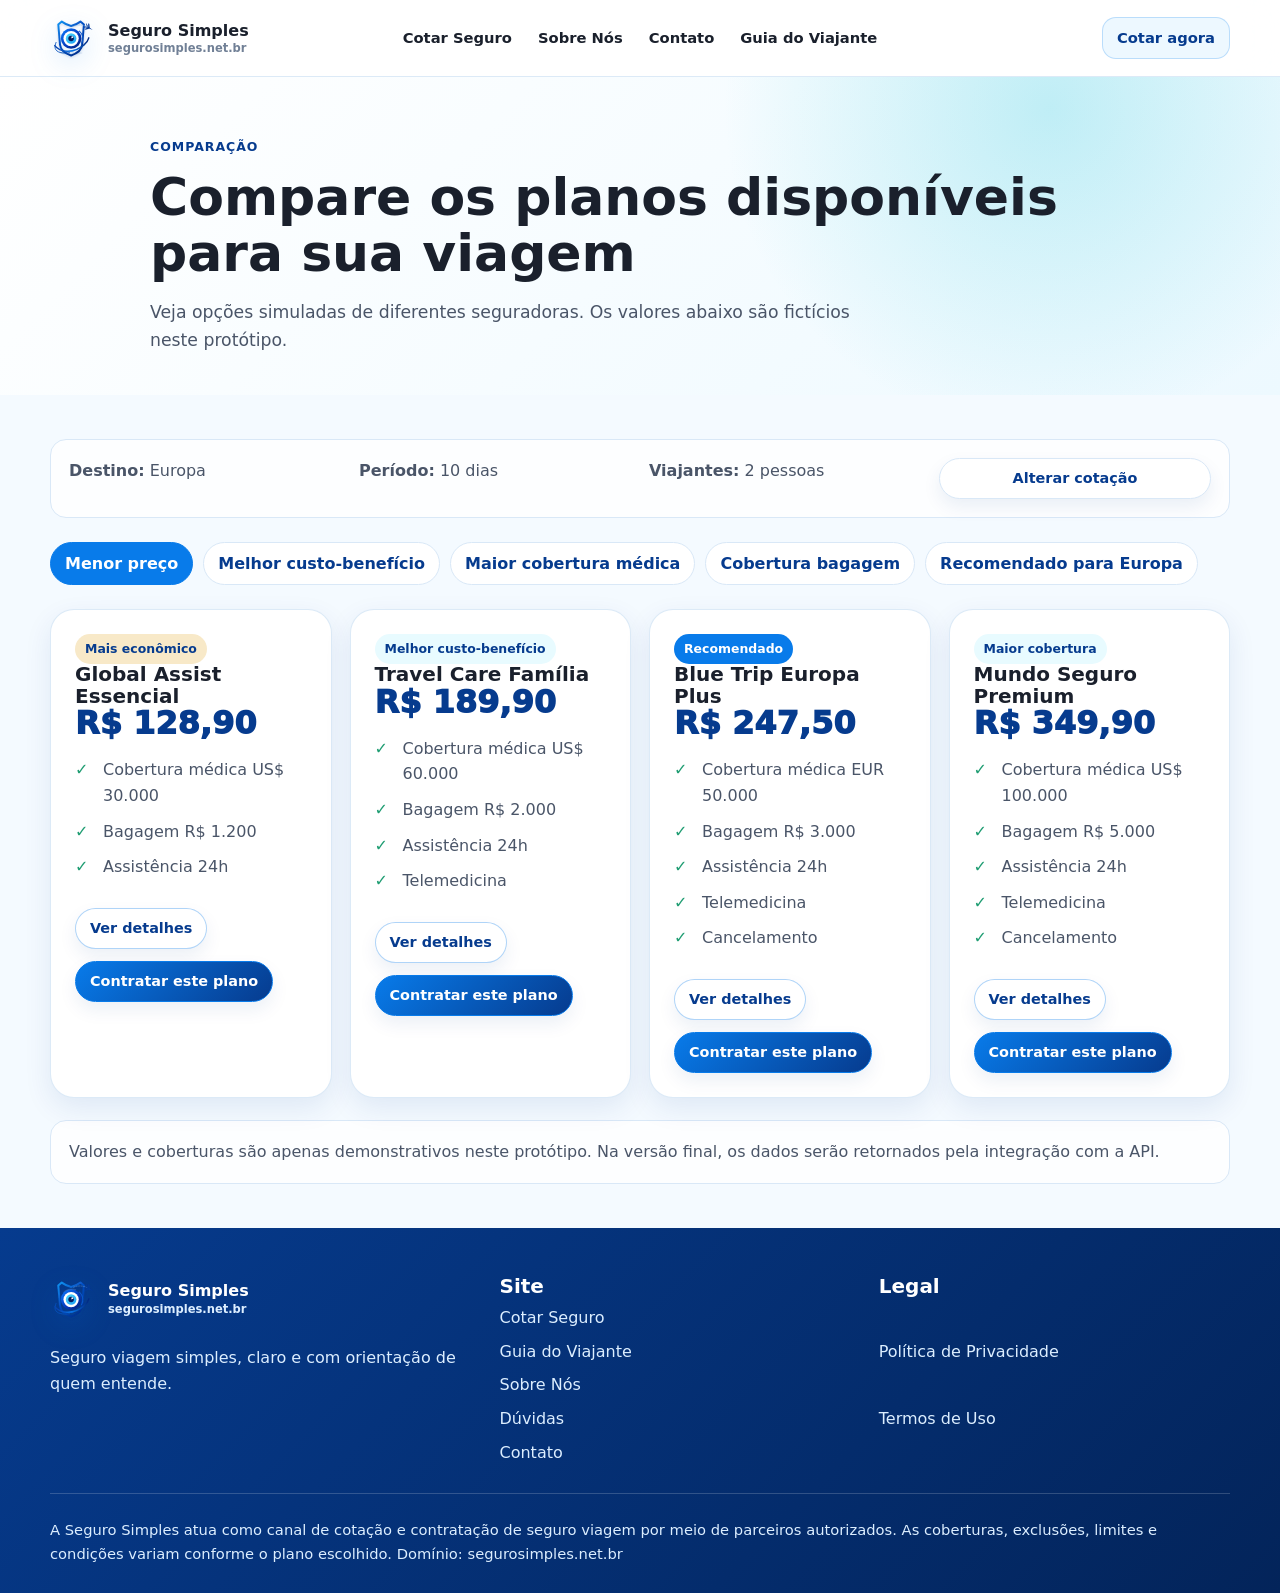
<file: resultados.html>
<!doctype html><html lang="pt-BR"><head><meta charset="utf-8"><meta name="viewport" content="width=device-width, initial-scale=1"><title>Resultados de planos | Seguro Simples</title><meta name="description" content="Compare planos simulados de seguro viagem com coberturas, benefícios e valores fictícios."><link rel="icon" type="image/svg+xml" href="assets/favicon.svg">
  <link rel="stylesheet" href="assets/css/styles.css"></head><body>
<header class="site-header"><div class="nav-wrap"><a class="brand" href="index.html"><img class="brand-mark" src="assets/logo-seguro-simples.svg" alt="Ícone Seguro Simples"><span class="brand-text"><strong>Seguro Simples</strong><small>segurosimples.net.br</small></span></a><button class="hamburger" type="button" data-menu-toggle aria-label="Abrir menu" aria-expanded="false"><span></span></button><nav class="nav-menu" data-menu><span class="nav-links"><a href="cotacao.html">Cotar Seguro</a><a href="sobre.html">Sobre Nós</a><a href="contato.html">Contato</a><a href="guia.html">Guia do Viajante</a></span><a class="btn btn-primary btn-small" href="cotacao.html">Cotar agora</a></nav></div></header>
<main><section class="page-hero"><div class="container"><p class="eyebrow">Comparação</p><h1>Compare os planos disponíveis para sua viagem</h1><p class="lead">Veja opções simuladas de diferentes seguradoras. Os valores abaixo são fictícios neste protótipo.</p></div></section>
<section class="section compact"><div class="container"><div class="summary-box grid grid-4"><p><strong>Destino:</strong> Europa</p><p><strong>Período:</strong> 10 dias</p><p><strong>Viajantes:</strong> 2 pessoas</p><a class="btn btn-small" href="cotacao.html">Alterar cotação</a></div><div class="filters" style="margin:24px 0"><button class="filter-btn is-active" data-filter>Menor preço</button><button class="filter-btn" data-filter>Melhor custo-benefício</button><button class="filter-btn" data-filter>Maior cobertura médica</button><button class="filter-btn" data-filter>Cobertura bagagem</button><button class="filter-btn" data-filter>Recomendado para Europa</button></div><div class="grid grid-4">
<article class="card"><span class="badge sand">Mais econômico</span><h3>Global Assist Essencial</h3><p class="price">R$ 128,90</p><ul class="feature-list"><li>Cobertura médica US$ 30.000</li><li>Bagagem R$ 1.200</li><li>Assistência 24h</li></ul><div class="actions"><a class="btn btn-secondary btn-small" href="plano.html">Ver detalhes</a><a class="btn btn-primary btn-small" href="checkout.html">Contratar este plano</a></div></article>
<article class="card"><span class="badge">Melhor custo-benefício</span><h3>Travel Care Família</h3><p class="price">R$ 189,90</p><ul class="feature-list"><li>Cobertura médica US$ 60.000</li><li>Bagagem R$ 2.000</li><li>Assistência 24h</li><li>Telemedicina</li></ul><div class="actions"><a class="btn btn-secondary btn-small" href="plano.html">Ver detalhes</a><a class="btn btn-primary btn-small" href="checkout.html">Contratar este plano</a></div></article>
<article class="card"><span class="badge blue">Recomendado</span><h3>Blue Trip Europa Plus</h3><p class="price">R$ 247,50</p><ul class="feature-list"><li>Cobertura médica EUR 50.000</li><li>Bagagem R$ 3.000</li><li>Assistência 24h</li><li>Telemedicina</li><li>Cancelamento</li></ul><div class="actions"><a class="btn btn-secondary btn-small" href="plano.html">Ver detalhes</a><a class="btn btn-primary btn-small" href="checkout.html">Contratar este plano</a></div></article>
<article class="card"><span class="badge">Maior cobertura</span><h3>Mundo Seguro Premium</h3><p class="price">R$ 349,90</p><ul class="feature-list"><li>Cobertura médica US$ 100.000</li><li>Bagagem R$ 5.000</li><li>Assistência 24h</li><li>Telemedicina</li><li>Cancelamento</li></ul><div class="actions"><a class="btn btn-secondary btn-small" href="plano.html">Ver detalhes</a><a class="btn btn-primary btn-small" href="checkout.html">Contratar este plano</a></div></article>
</div><p class="notice" style="margin-top:22px">Valores e coberturas são apenas demonstrativos neste protótipo. Na versão final, os dados serão retornados pela integração com a API.</p></div></section></main>
<footer class="site-footer"><div class="container footer-grid"><div><a class="brand" href="index.html"><img class="brand-mark" src="assets/logo-seguro-simples.svg" alt="Ícone Seguro Simples"><span class="brand-text"><strong>Seguro Simples</strong><small>segurosimples.net.br</small></span></a><p style="margin-top:16px">Seguro viagem simples, claro e com orientação de quem entende.</p></div><div class="footer-links"><h3>Site</h3><a href="cotacao.html">Cotar Seguro</a><a href="guia.html">Guia do Viajante</a><a href="sobre.html">Sobre Nós</a><a href="faq.html">Dúvidas</a><a href="contato.html">Contato</a></div><div class="footer-links"><h3>Legal</h3><a href="privacidade.html">Política de Privacidade</a><a href="termos.html">Termos de Uso</a></div></div><div class="container footer-note">A Seguro Simples atua como canal de cotação e contratação de seguro viagem por meio de parceiros autorizados. As coberturas, exclusões, limites e condições variam conforme o plano escolhido. Domínio: segurosimples.net.br</div></footer><script src="assets/js/main.js"></script></body></html>
</file>
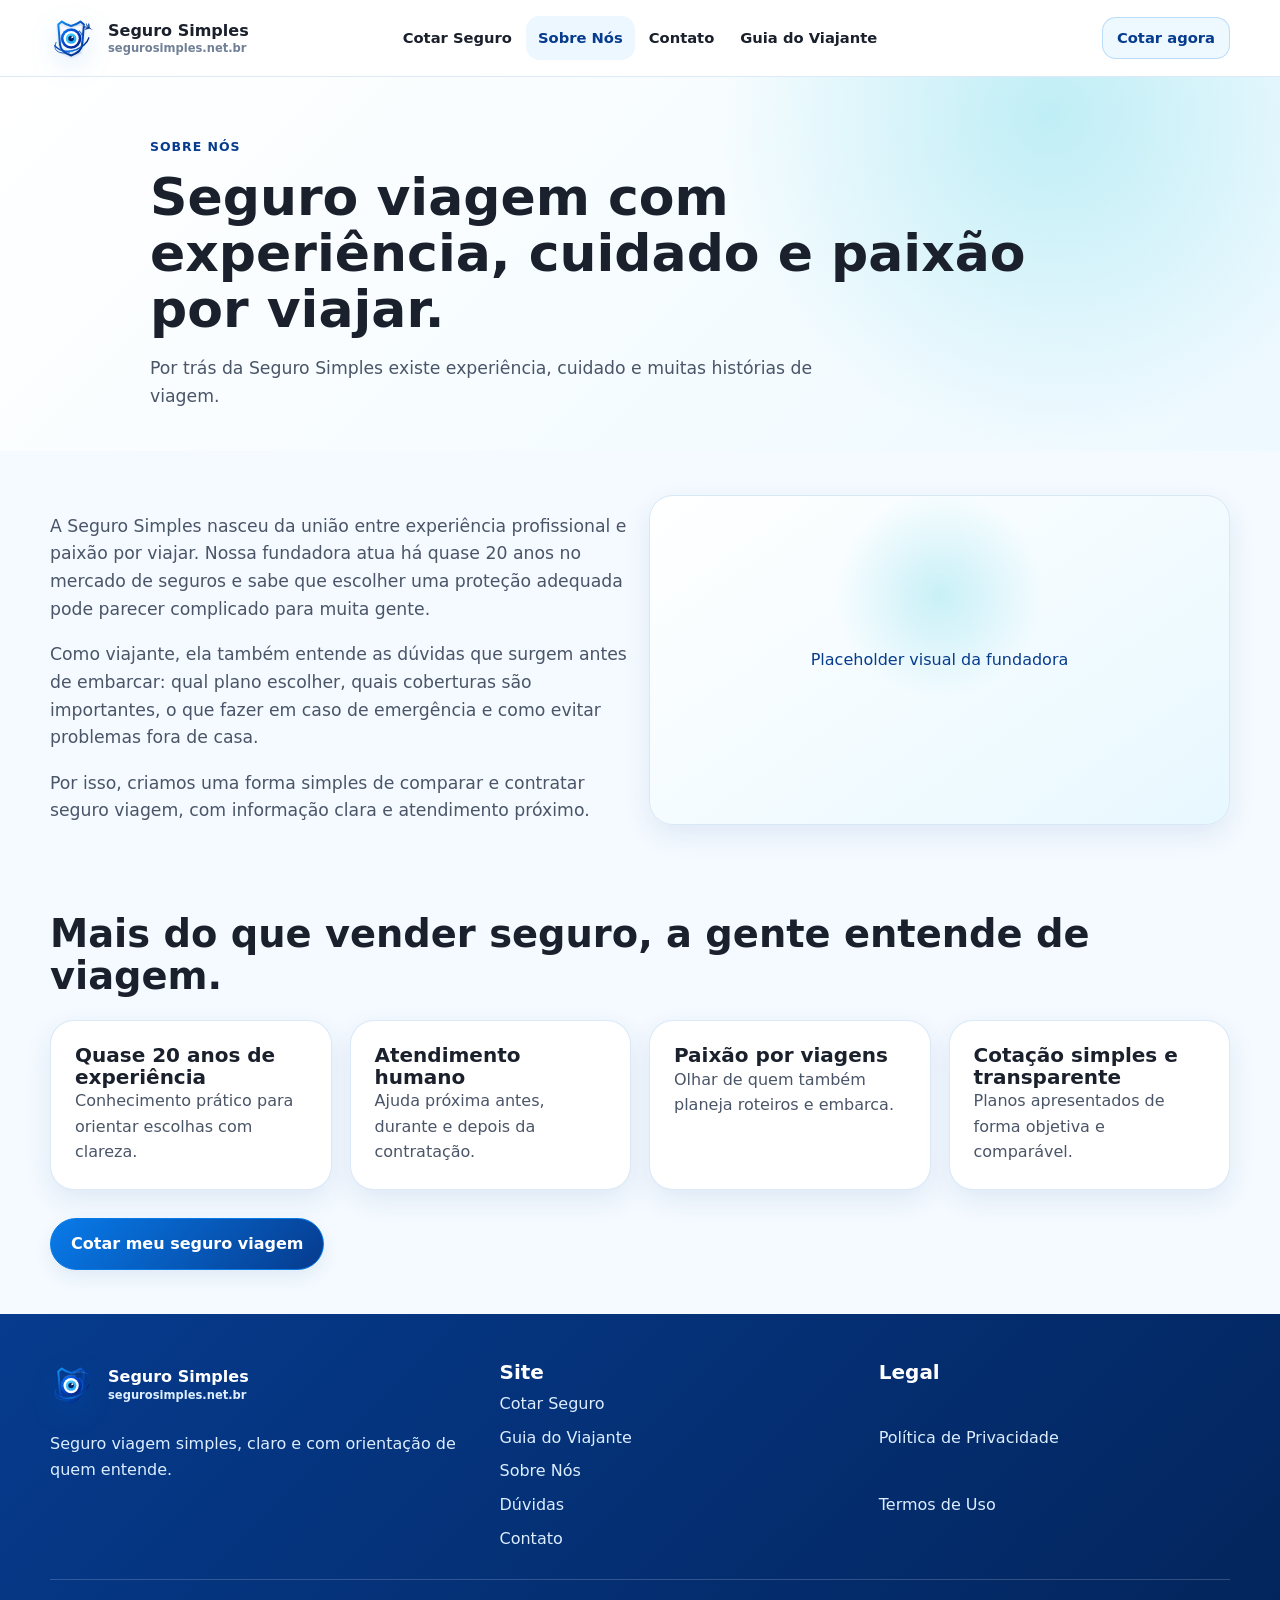
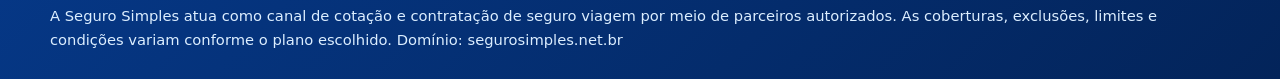
<file: sobre.html>
<!doctype html><html lang="pt-BR"><head><meta charset="utf-8"><meta name="viewport" content="width=device-width, initial-scale=1"><title>Sobre Nós | Seguro Simples</title><meta name="description" content="Conheça a Seguro Simples, criada por uma especialista com quase 20 anos em seguros e paixão por viagens."><link rel="icon" type="image/svg+xml" href="assets/favicon.svg">
  <link rel="stylesheet" href="assets/css/styles.css"></head><body>
<header class="site-header"><div class="nav-wrap"><a class="brand" href="index.html"><img class="brand-mark" src="assets/logo-seguro-simples.svg" alt="Ícone Seguro Simples"><span class="brand-text"><strong>Seguro Simples</strong><small>segurosimples.net.br</small></span></a><button class="hamburger" type="button" data-menu-toggle aria-label="Abrir menu" aria-expanded="false"><span></span></button><nav class="nav-menu" data-menu><span class="nav-links"><a href="cotacao.html">Cotar Seguro</a><a class="active" href="sobre.html">Sobre Nós</a><a href="contato.html">Contato</a><a href="guia.html">Guia do Viajante</a></span><a class="btn btn-primary btn-small" href="cotacao.html">Cotar agora</a></nav></div></header>
<main><section class="page-hero"><div class="container"><p class="eyebrow">Sobre Nós</p><h1>Seguro viagem com experiência, cuidado e paixão por viajar.</h1><p class="lead">Por trás da Seguro Simples existe experiência, cuidado e muitas histórias de viagem.</p></div></section>
<section class="section compact"><div class="container grid grid-2"><div><p class="lead">A Seguro Simples nasceu da união entre experiência profissional e paixão por viajar. Nossa fundadora atua há quase 20 anos no mercado de seguros e sabe que escolher uma proteção adequada pode parecer complicado para muita gente.</p><p class="lead">Como viajante, ela também entende as dúvidas que surgem antes de embarcar: qual plano escolher, quais coberturas são importantes, o que fazer em caso de emergência e como evitar problemas fora de casa.</p><p class="lead">Por isso, criamos uma forma simples de comparar e contratar seguro viagem, com informação clara e atendimento próximo.</p></div><div class="placeholder-photo"><span>Placeholder visual da fundadora</span></div></div></section>
<section class="section compact"><div class="container"><h2>Mais do que vender seguro, a gente entende de viagem.</h2><div class="grid grid-4" style="margin-top:24px"><article class="card"><h3>Quase 20 anos de experiência</h3><p>Conhecimento prático para orientar escolhas com clareza.</p></article><article class="card"><h3>Atendimento humano</h3><p>Ajuda próxima antes, durante e depois da contratação.</p></article><article class="card"><h3>Paixão por viagens</h3><p>Olhar de quem também planeja roteiros e embarca.</p></article><article class="card"><h3>Cotação simples e transparente</h3><p>Planos apresentados de forma objetiva e comparável.</p></article></div><div class="actions"><a class="btn btn-primary" href="cotacao.html">Cotar meu seguro viagem</a></div></div></section></main>
<footer class="site-footer"><div class="container footer-grid"><div><a class="brand" href="index.html"><img class="brand-mark" src="assets/logo-seguro-simples.svg" alt="Ícone Seguro Simples"><span class="brand-text"><strong>Seguro Simples</strong><small>segurosimples.net.br</small></span></a><p style="margin-top:16px">Seguro viagem simples, claro e com orientação de quem entende.</p></div><div class="footer-links"><h3>Site</h3><a href="cotacao.html">Cotar Seguro</a><a href="guia.html">Guia do Viajante</a><a href="sobre.html">Sobre Nós</a><a href="faq.html">Dúvidas</a><a href="contato.html">Contato</a></div><div class="footer-links"><h3>Legal</h3><a href="privacidade.html">Política de Privacidade</a><a href="termos.html">Termos de Uso</a></div></div><div class="container footer-note">A Seguro Simples atua como canal de cotação e contratação de seguro viagem por meio de parceiros autorizados. As coberturas, exclusões, limites e condições variam conforme o plano escolhido. Domínio: segurosimples.net.br</div></footer><script src="assets/js/main.js"></script></body></html>
</file>
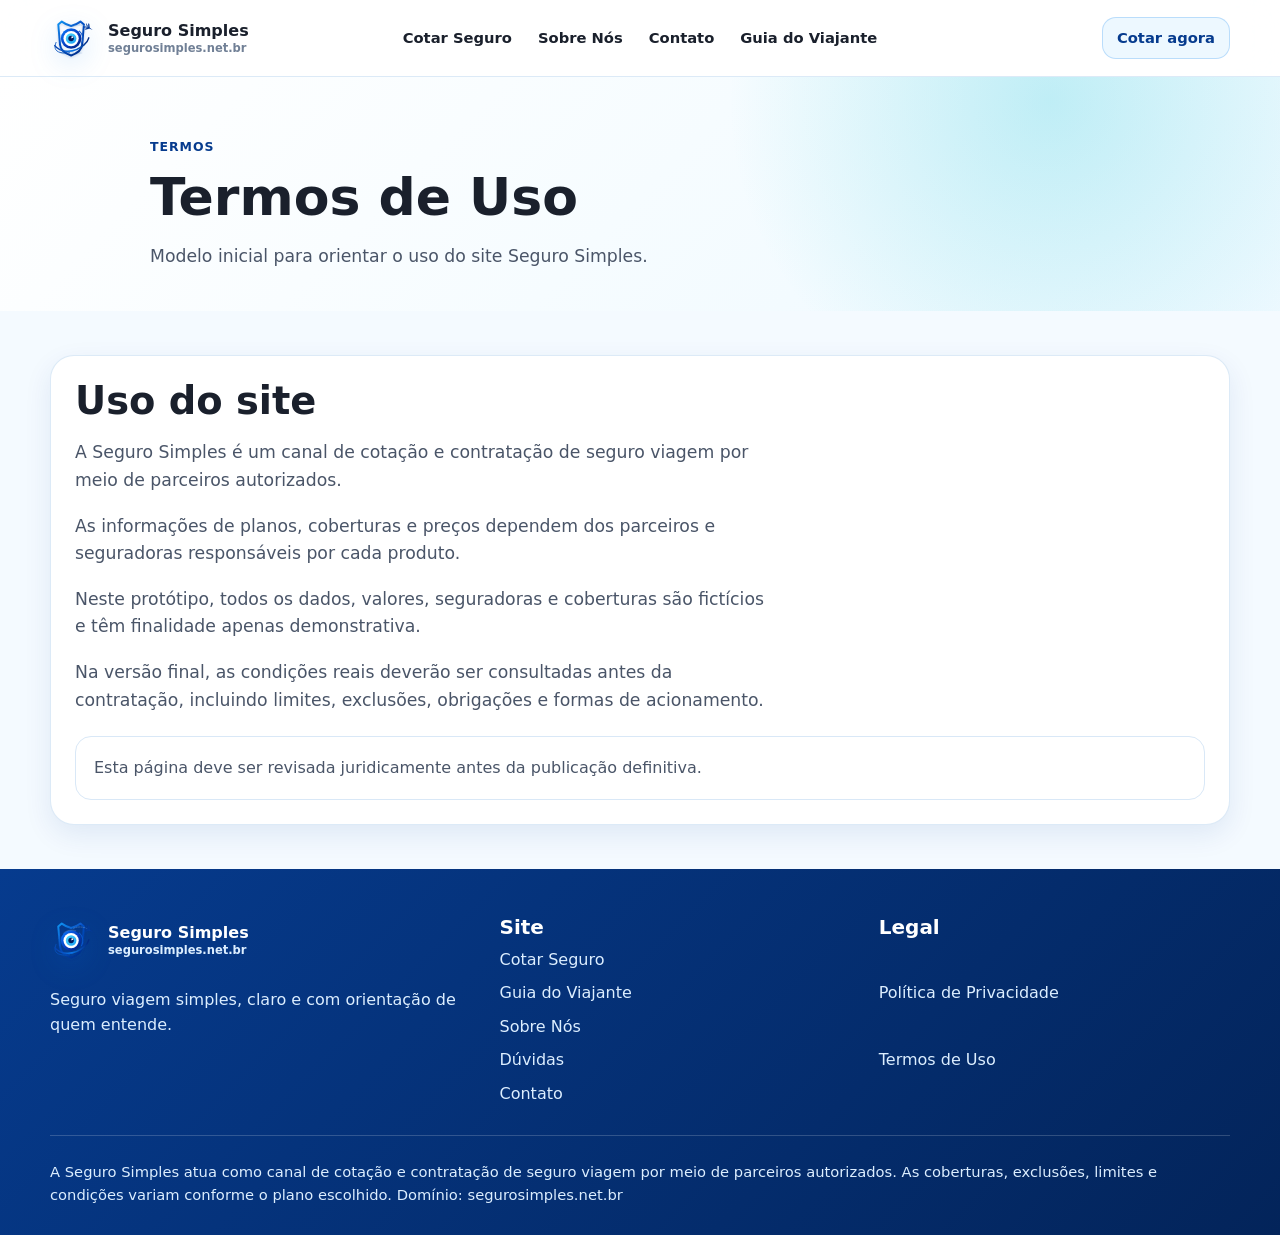
<file: termos.html>
<!doctype html><html lang="pt-BR"><head><meta charset="utf-8"><meta name="viewport" content="width=device-width, initial-scale=1"><title>Termos de Uso | Seguro Simples</title><meta name="description" content="Modelo inicial de termos de uso da Seguro Simples para cotação e contratação de seguro viagem."><link rel="icon" type="image/svg+xml" href="assets/favicon.svg">
  <link rel="stylesheet" href="assets/css/styles.css"></head><body>
<header class="site-header"><div class="nav-wrap"><a class="brand" href="index.html"><img class="brand-mark" src="assets/logo-seguro-simples.svg" alt="Ícone Seguro Simples"><span class="brand-text"><strong>Seguro Simples</strong><small>segurosimples.net.br</small></span></a><button class="hamburger" type="button" data-menu-toggle aria-label="Abrir menu" aria-expanded="false"><span></span></button><nav class="nav-menu" data-menu><span class="nav-links"><a href="cotacao.html">Cotar Seguro</a><a href="sobre.html">Sobre Nós</a><a href="contato.html">Contato</a><a href="guia.html">Guia do Viajante</a></span><a class="btn btn-primary btn-small" href="cotacao.html">Cotar agora</a></nav></div></header>
<main><section class="page-hero"><div class="container"><p class="eyebrow">Termos</p><h1>Termos de Uso</h1><p class="lead">Modelo inicial para orientar o uso do site Seguro Simples.</p></div></section><section class="section compact"><div class="container card"><h2>Uso do site</h2><p class="lead">A Seguro Simples é um canal de cotação e contratação de seguro viagem por meio de parceiros autorizados.</p><p class="lead">As informações de planos, coberturas e preços dependem dos parceiros e seguradoras responsáveis por cada produto.</p><p class="lead">Neste protótipo, todos os dados, valores, seguradoras e coberturas são fictícios e têm finalidade apenas demonstrativa.</p><p class="lead">Na versão final, as condições reais deverão ser consultadas antes da contratação, incluindo limites, exclusões, obrigações e formas de acionamento.</p><p class="notice" style="margin-top:22px">Esta página deve ser revisada juridicamente antes da publicação definitiva.</p></div></section></main>
<footer class="site-footer"><div class="container footer-grid"><div><a class="brand" href="index.html"><img class="brand-mark" src="assets/logo-seguro-simples.svg" alt="Ícone Seguro Simples"><span class="brand-text"><strong>Seguro Simples</strong><small>segurosimples.net.br</small></span></a><p style="margin-top:16px">Seguro viagem simples, claro e com orientação de quem entende.</p></div><div class="footer-links"><h3>Site</h3><a href="cotacao.html">Cotar Seguro</a><a href="guia.html">Guia do Viajante</a><a href="sobre.html">Sobre Nós</a><a href="faq.html">Dúvidas</a><a href="contato.html">Contato</a></div><div class="footer-links"><h3>Legal</h3><a href="privacidade.html">Política de Privacidade</a><a href="termos.html">Termos de Uso</a></div></div><div class="container footer-note">A Seguro Simples atua como canal de cotação e contratação de seguro viagem por meio de parceiros autorizados. As coberturas, exclusões, limites e condições variam conforme o plano escolhido. Domínio: segurosimples.net.br</div></footer><script src="assets/js/main.js"></script></body></html>
</file>
<file: assets/css/styles.css>
:root {
  --blue-900: #063b8e;
  --blue-700: #087bea;
  --blue-500: #2da3ff;
  --aqua: #26c6da;
  --sand: #f8e9c8;
  --sky: #f4faff;
  --white: #ffffff;
  --text: #4a5568;
  --dark: #1a202c;
  --muted: #718096;
  --line: #d9e8f7;
  --success: #1f9d72;
  --warning: #b7791f;
  --shadow: 0 18px 45px rgba(6, 59, 142, 0.12);
  --shadow-soft: 0 10px 28px rgba(6, 59, 142, 0.09);
  --radius: 24px;
  --radius-sm: 16px;
  --max: 1180px;
  --header-h: 76px;
  font-family: Inter, ui-sans-serif, system-ui, -apple-system, BlinkMacSystemFont, "Segoe UI", sans-serif;
}

* {
  box-sizing: border-box;
}

html {
  scroll-behavior: smooth;
}

body {
  margin: 0;
  color: var(--text);
  background: var(--sky);
  line-height: 1.6;
}

body.menu-open {
  overflow: hidden;
}

img,
svg {
  max-width: 100%;
}

a {
  color: inherit;
  text-decoration: none;
}

button,
input,
select,
textarea {
  font: inherit;
}

button {
  cursor: pointer;
}

:focus-visible {
  outline: 3px solid rgba(38, 198, 218, 0.8);
  outline-offset: 3px;
}

.site-header {
  position: sticky;
  top: 0;
  z-index: 50;
  min-height: var(--header-h);
  background: rgba(255, 255, 255, 0.92);
  border-bottom: 1px solid rgba(217, 232, 247, 0.9);
  backdrop-filter: blur(18px);
}

.home-page .site-header {
  position: fixed;
  inset: 0 0 auto;
  background: transparent;
  border-bottom-color: transparent;
  backdrop-filter: none;
  transition: background 0.25s ease, border-color 0.25s ease, backdrop-filter 0.25s ease, box-shadow 0.25s ease;
}

.home-page .site-header:not(.is-scrolled) .nav-menu a:not(.btn) {
  color: var(--white);
}

.home-page .site-header:not(.is-scrolled) .brand {
  opacity: 0;
  pointer-events: none;
}

.home-page .site-header:not(.is-scrolled) .hamburger {
  border-color: rgba(255, 255, 255, 0.35);
  background: rgba(255, 255, 255, 0.12);
}

.home-page .site-header:not(.is-scrolled) .hamburger span,
.home-page .site-header:not(.is-scrolled) .hamburger span::before,
.home-page .site-header:not(.is-scrolled) .hamburger span::after {
  background: var(--white);
}

.home-page .site-header:not(.is-scrolled) .nav-menu.is-open a:not(.btn) {
  color: var(--dark);
}

.home-page .site-header:not(.is-scrolled) .nav-menu.is-open a:not(.btn):hover,
.home-page .site-header:not(.is-scrolled) .nav-menu.is-open a:not(.btn).active {
  color: var(--blue-900);
  background: #ecf7ff;
}

.home-page .site-header.is-scrolled {
  background: rgba(255, 255, 255, 0.92);
  border-bottom-color: rgba(217, 232, 247, 0.9);
  box-shadow: 0 10px 30px rgba(6, 59, 142, 0.08);
  backdrop-filter: blur(18px);
}

.nav-wrap,
.container {
  width: min(var(--max), calc(100% - 32px));
  margin-inline: auto;
}

.nav-wrap {
  display: flex;
  align-items: center;
  justify-content: space-between;
  gap: 20px;
  min-height: var(--header-h);
}

.brand {
  display: inline-flex;
  align-items: center;
  gap: 12px;
  color: var(--dark);
  font-weight: 800;
  letter-spacing: 0;
}

.brand-mark {
  width: 46px;
  height: 46px;
  flex: 0 0 auto;
  object-fit: contain;
  filter: drop-shadow(0 8px 14px rgba(8, 123, 234, 0.18));
}

.brand-text {
  display: grid;
  line-height: 1.08;
}

.brand-text small {
  margin-top: 3px;
  color: var(--muted);
  font-size: 0.72rem;
  font-weight: 700;
}

.nav-menu {
  position: fixed;
  inset: var(--header-h) 0 auto 0;
  display: none;
  flex-direction: column;
  gap: 10px;
  padding: 20px;
  background: var(--white);
  border-bottom: 1px solid var(--line);
  box-shadow: var(--shadow);
}

.nav-menu.is-open {
  display: flex;
}

.nav-links {
  display: contents;
}

.nav-menu a {
  padding: 10px 12px;
  color: var(--dark);
  font-weight: 700;
  border-radius: 14px;
  transition: color 0.2s ease, background 0.2s ease, box-shadow 0.2s ease;
}

.nav-menu a:hover,
.nav-menu a.active {
  color: var(--blue-900);
  background: #ecf7ff;
}

.hamburger {
  display: inline-grid;
  place-items: center;
  width: 44px;
  height: 44px;
  border: 1px solid var(--line);
  border-radius: 14px;
  background: var(--white);
}

.hamburger span,
.hamburger span::before,
.hamburger span::after {
  display: block;
  width: 20px;
  height: 2px;
  background: var(--blue-900);
  border-radius: 99px;
}

.hamburger span {
  position: relative;
}

.hamburger span::before,
.hamburger span::after {
  content: "";
  position: absolute;
  left: 0;
}

.hamburger span::before {
  top: -7px;
}

.hamburger span::after {
  top: 7px;
}

.section {
  padding: 72px 0;
}

.section.compact {
  padding: 44px 0;
}

.section-title {
  max-width: 760px;
  margin: 0 0 28px;
}

.eyebrow {
  display: inline-flex;
  align-items: center;
  gap: 8px;
  margin: 0 0 12px;
  color: var(--blue-900);
  font-size: 0.78rem;
  font-weight: 900;
  letter-spacing: 0.08em;
  text-transform: uppercase;
}

h1,
h2,
h3 {
  margin: 0;
  color: var(--dark);
  line-height: 1.08;
  letter-spacing: 0;
}

h1 {
  font-size: clamp(2rem, 4.8vw, 3.7rem);
  max-width: 920px;
}

h2 {
  font-size: clamp(1.55rem, 3vw, 2.45rem);
}

h3 {
  font-size: 1.25rem;
}

p {
  margin: 0;
}

.lead {
  margin-top: 18px;
  max-width: 700px;
  color: var(--text);
  font-size: 1.08rem;
}

.hero {
  position: relative;
  overflow: hidden;
  min-height: 620px;
  padding: 132px 0 150px;
  background-image:
    linear-gradient(145deg, rgba(3, 24, 67, 0.78) 0%, rgba(6, 59, 142, 0.58) 48%, rgba(8, 123, 234, 0.34) 100%),
    radial-gradient(circle at 18% 18%, rgba(94, 232, 255, 0.18), transparent 28%),
    url("../hero.webp");
  background-position: center, center, center;
  background-size: cover, cover, cover;
}

.hero::before,
.hero::after {
  content: "";
  position: absolute;
  pointer-events: none;
}

.hero::before {
  right: -150px;
  top: -170px;
  width: 520px;
  height: 520px;
  border-radius: 50%;
  border: 1px solid rgba(255, 255, 255, 0.18);
  background: radial-gradient(circle, rgba(255, 255, 255, 0.13), rgba(38, 198, 218, 0.07) 52%, transparent 72%);
}

.hero::after {
  left: 0;
  right: 0;
  bottom: -1px;
  width: 100%;
  height: 118px;
  background: var(--sky);
  clip-path: ellipse(72% 88% at 50% 100%);
}

.hero-grid {
  position: relative;
  z-index: 1;
  display: grid;
  gap: 30px;
  place-items: center;
  text-align: center;
}

.hero-copy {
  max-width: 900px;
}

.hero .eyebrow {
  color: #d8f9ff;
}

.hero h1,
.hero .lead {
  color: var(--white);
  margin-inline: auto;
}

.hero h1 {
  font-size: clamp(2.45rem, 6.2vw, 5.25rem);
}

.hero-actions,
.actions {
  display: flex;
  flex-wrap: wrap;
  gap: 12px;
  margin-top: 28px;
}

.hero-actions {
  justify-content: center;
}

.hero-actions .btn-primary {
  color: var(--blue-900);
  border-color: rgba(255, 255, 255, 0.92);
  background: var(--white);
  box-shadow: 0 16px 34px rgba(0, 24, 70, 0.26);
}

.hero-actions .btn-primary:hover {
  background: #e8fbff;
}

.hero-actions .btn-secondary {
  color: var(--white);
  border-color: rgba(255, 255, 255, 0.28);
  background: linear-gradient(135deg, var(--blue-700), var(--blue-900));
  box-shadow: 0 12px 26px rgba(0, 24, 70, 0.22);
}

.hero-actions .btn-secondary:hover {
  border-color: rgba(255, 255, 255, 0.48);
  background: linear-gradient(135deg, var(--blue-500), var(--blue-900));
}

.santorini-card {
  min-height: 360px;
  padding: 24px;
  border: 1px solid rgba(255, 255, 255, 0.9);
  border-radius: 34px;
  background: linear-gradient(180deg, rgba(255, 255, 255, 0.85), rgba(255, 255, 255, 0.62));
  box-shadow: var(--shadow);
}

.dome-scene {
  position: relative;
  height: 310px;
  overflow: hidden;
  border-radius: 28px;
  background: linear-gradient(180deg, #bfeeff 0%, #ffffff 52%, #e7f8ff 100%);
}

.sun {
  position: absolute;
  top: 34px;
  right: 42px;
  width: 74px;
  height: 74px;
  background: var(--sand);
  border-radius: 999px;
  box-shadow: 0 0 50px rgba(248, 233, 200, 0.9);
}

.dome {
  position: absolute;
  left: 44px;
  bottom: 118px;
  width: 158px;
  height: 88px;
  background: var(--blue-900);
  border-radius: 120px 120px 16px 16px;
}

.building {
  position: absolute;
  bottom: 54px;
  width: 210px;
  height: 122px;
  background: var(--white);
  border: 1px solid rgba(217, 232, 247, 0.85);
  box-shadow: var(--shadow-soft);
}

.building.one {
  left: 22px;
  border-radius: 22px 22px 12px 12px;
}

.building.two {
  right: 32px;
  bottom: 76px;
  width: 190px;
  height: 112px;
  border-radius: 22px;
}

.door,
.window {
  position: absolute;
  background: var(--blue-700);
}

.door {
  left: 78px;
  bottom: 0;
  width: 44px;
  height: 68px;
  border-radius: 24px 24px 0 0;
}

.window {
  top: 34px;
  right: 42px;
  width: 32px;
  height: 32px;
  border-radius: 50% 50% 12px 12px;
}

.waves {
  position: absolute;
  inset: auto 0 0;
  height: 78px;
  background:
    radial-gradient(60px 20px at 12% 12%, rgba(255, 255, 255, 0.95), transparent 72%),
    radial-gradient(80px 24px at 36% 24%, rgba(255, 255, 255, 0.9), transparent 72%),
    radial-gradient(70px 22px at 68% 18%, rgba(255, 255, 255, 0.85), transparent 72%),
    linear-gradient(180deg, var(--aqua), var(--blue-700));
}

.btn {
  display: inline-flex;
  align-items: center;
  justify-content: center;
  min-height: 48px;
  padding: 12px 20px;
  color: var(--blue-900);
  font-weight: 900;
  border: 1px solid var(--line);
  border-radius: 999px;
  background: var(--white);
  box-shadow: 0 8px 18px rgba(6, 59, 142, 0.08);
  transition: transform 0.2s ease, box-shadow 0.2s ease, background 0.2s ease;
}

.btn:hover {
  transform: translateY(-2px);
  box-shadow: 0 14px 26px rgba(6, 59, 142, 0.14);
}

.btn-primary {
  color: var(--white);
  border-color: var(--blue-700);
  background: linear-gradient(135deg, var(--blue-700), var(--blue-900));
}

.btn-secondary {
  color: var(--blue-900);
  border-color: rgba(8, 123, 234, 0.32);
}

.btn-small {
  min-height: 38px;
  padding: 8px 14px;
  font-size: 0.9rem;
}

.nav-menu .btn-primary {
  min-height: 38px;
  padding: 8px 14px;
  color: var(--blue-900);
  border-color: rgba(8, 123, 234, 0.22);
  background: #edf8ff;
  box-shadow: none;
}

.nav-menu .btn-primary:hover {
  color: var(--white);
  background: var(--blue-700);
}

.home-page .site-header:not(.is-scrolled) .nav-menu .btn-primary {
  color: var(--white);
  border-color: rgba(255, 255, 255, 0.38);
  background: rgba(255, 255, 255, 0.14);
}

.home-page .site-header:not(.is-scrolled) .nav-menu .btn-primary:hover {
  color: var(--blue-900);
  background: var(--white);
}

.grid {
  display: grid;
  gap: 18px;
}

.grid-2,
.grid-3,
.grid-4 {
  grid-template-columns: 1fr;
}

.card {
  padding: 24px;
  border: 1px solid rgba(217, 232, 247, 0.9);
  border-radius: var(--radius);
  background: var(--white);
  box-shadow: var(--shadow-soft);
  transition: transform 0.2s ease, box-shadow 0.2s ease;
}

.card:hover {
  transform: translateY(-3px);
  box-shadow: var(--shadow);
}

.icon {
  display: grid;
  place-items: center;
  width: 48px;
  height: 48px;
  margin-bottom: 16px;
  color: var(--blue-900);
  font-weight: 900;
  background: linear-gradient(135deg, #e9fbff, #f7fbff);
  border: 1px solid var(--line);
  border-radius: 16px;
}

.badge {
  display: inline-flex;
  align-items: center;
  width: fit-content;
  min-height: 28px;
  padding: 5px 10px;
  color: var(--blue-900);
  font-size: 0.78rem;
  font-weight: 900;
  border-radius: 999px;
  background: #e8fbff;
}

.badge.sand {
  background: var(--sand);
}

.badge.blue {
  color: var(--white);
  background: var(--blue-700);
}

.notice,
.success-message,
.summary-box {
  padding: 18px;
  border: 1px solid var(--line);
  border-radius: var(--radius-sm);
  background: rgba(255, 255, 255, 0.8);
}

.notice {
  color: var(--text);
}

.success-message {
  display: none;
  color: var(--success);
  font-weight: 800;
}

.success-message.is-visible {
  display: block;
}

.form-card,
.quick-quote {
  padding: 22px;
  border: 1px solid rgba(217, 232, 247, 0.95);
  border-radius: var(--radius);
  background: var(--white);
  box-shadow: var(--shadow);
}

.form-grid {
  display: grid;
  gap: 16px;
}

.field {
  display: grid;
  gap: 7px;
}

.field label,
.checkbox {
  color: var(--dark);
  font-size: 0.94rem;
  font-weight: 800;
}

.field input,
.field select,
.field textarea {
  width: 100%;
  min-height: 48px;
  padding: 12px 14px;
  color: var(--dark);
  border: 1px solid var(--line);
  border-radius: 14px;
  background: #fbfdff;
}

.field textarea {
  min-height: 130px;
  resize: vertical;
}

.checkbox {
  display: flex;
  gap: 10px;
  align-items: flex-start;
  line-height: 1.45;
}

.checkbox input {
  width: 20px;
  height: 20px;
  margin-top: 2px;
  accent-color: var(--blue-700);
}

.page-hero {
  padding: 56px 0 40px;
  background:
    radial-gradient(circle at 82% 10%, rgba(38, 198, 218, 0.25), transparent 30%),
    linear-gradient(135deg, #ffffff, #edf9ff);
}

.page-hero .container {
  max-width: 980px;
}

.page-hero h1 {
  font-size: clamp(1.95rem, 4.2vw, 3.25rem);
}

.progress {
  display: grid;
  grid-template-columns: repeat(4, 1fr);
  gap: 8px;
  margin-bottom: 22px;
}

.progress span {
  height: 8px;
  border-radius: 999px;
  background: #d7ecfb;
}

.progress span.active {
  background: linear-gradient(90deg, var(--aqua), var(--blue-700));
}

.filters {
  display: flex;
  flex-wrap: wrap;
  gap: 10px;
}

.filter-btn {
  min-height: 40px;
  padding: 8px 14px;
  color: var(--blue-900);
  font-weight: 800;
  border: 1px solid var(--line);
  border-radius: 999px;
  background: var(--white);
}

.filter-btn.is-active {
  color: var(--white);
  border-color: var(--blue-700);
  background: var(--blue-700);
}

.price {
  color: var(--blue-900);
  font-size: 2rem;
  font-weight: 950;
  line-height: 1;
}

.feature-list,
.check-list {
  display: grid;
  gap: 10px;
  padding: 0;
  margin: 18px 0 0;
  list-style: none;
}

.feature-list li,
.check-list li {
  position: relative;
  padding-left: 28px;
}

.feature-list li::before,
.check-list li::before {
  content: "✓";
  position: absolute;
  left: 0;
  top: 0;
  color: var(--success);
  font-weight: 900;
}

.tabs {
  display: flex;
  flex-wrap: wrap;
  gap: 10px;
  margin-bottom: 16px;
}

.tab-panel {
  display: none;
}

.tab-panel.is-active {
  display: block;
}

.accordion {
  display: grid;
  gap: 12px;
}

.accordion-item {
  border: 1px solid var(--line);
  border-radius: 18px;
  background: var(--white);
  overflow: hidden;
}

.accordion-trigger {
  display: flex;
  justify-content: space-between;
  gap: 18px;
  width: 100%;
  padding: 18px;
  color: var(--dark);
  font-weight: 900;
  text-align: left;
  border: 0;
  background: transparent;
}

.accordion-trigger span:last-child {
  color: var(--blue-700);
  font-size: 1.25rem;
}

.accordion-content {
  display: none;
  padding: 0 18px 18px;
}

.accordion-item.is-open .accordion-content {
  display: block;
}

.placeholder-photo {
  display: grid;
  place-items: center;
  min-height: 260px;
  color: var(--blue-900);
  border-radius: var(--radius);
  background:
    radial-gradient(circle at 50% 30%, rgba(38, 198, 218, 0.22), transparent 28%),
    linear-gradient(145deg, #ffffff, #e8f8ff);
  border: 1px solid var(--line);
  box-shadow: var(--shadow-soft);
}

.placeholder-avatar {
  display: grid;
  place-items: center;
  width: 112px;
  height: 112px;
  margin: 0 auto 18px;
  color: var(--white);
  font-size: 2rem;
  font-weight: 900;
  background: linear-gradient(135deg, var(--aqua), var(--blue-900));
  border-radius: 50%;
}

.trust-card {
  align-self: center;
  justify-self: center;
  width: 100%;
}

.trust-photo {
  display: block;
  width: 100%;
  max-width: 540px;
  height: clamp(260px, 30vw, 360px);
  margin-left: auto;
  object-fit: cover;
  object-position: center;
  border-radius: 28px;
  box-shadow: var(--shadow);
}

.trust-card h3 {
  margin-top: 20px;
}

.trust-card p {
  margin-top: 10px;
}

.trust-actions {
  margin-top: 28px;
}

.process-section {
  position: relative;
  overflow: hidden;
  background:
    radial-gradient(circle at 92% 8%, rgba(38, 198, 218, 0.14), transparent 28%),
    linear-gradient(180deg, var(--sky), #ffffff);
}

.process-title {
  max-width: 860px;
}

.process-list {
  position: relative;
  display: grid;
  gap: 28px;
}

.process-list::before {
  content: "";
  position: absolute;
  left: 24px;
  top: 34px;
  bottom: 34px;
  width: 2px;
  background: linear-gradient(180deg, transparent, rgba(8, 123, 234, 0.28), transparent);
}

.process-step {
  position: relative;
  display: grid;
  gap: 18px;
  align-items: center;
  padding-left: 48px;
}

.process-step::before {
  content: "";
  position: absolute;
  left: 15px;
  top: 34px;
  width: 20px;
  height: 20px;
  border: 5px solid var(--white);
  border-radius: 999px;
  background: var(--blue-700);
  box-shadow: 0 8px 20px rgba(8, 123, 234, 0.25);
}

.process-media {
  min-height: 260px;
  overflow: hidden;
  border-radius: 28px;
  background-size: cover;
  background-position: center;
  box-shadow: var(--shadow);
}

.process-media-europe {
  background-image: linear-gradient(180deg, rgba(6, 59, 142, 0.04), rgba(6, 59, 142, 0.24)), url("../como-funciona-1.webp");
}

.process-media-usa {
  background-image: linear-gradient(180deg, rgba(6, 59, 142, 0.04), rgba(6, 59, 142, 0.24)), url("../como-funciona-2.webp");
  background-position: center 42%;
}

.process-media-cruise {
  background-image: linear-gradient(180deg, rgba(6, 59, 142, 0.04), rgba(6, 59, 142, 0.24)), url("../como-funciona-3.webp");
}

.process-copy {
  padding: 10px 0;
}

.step-label {
  display: inline-flex;
  margin-bottom: 12px;
  padding: 6px 12px;
  color: var(--blue-900);
  font-size: 0.78rem;
  font-weight: 900;
  letter-spacing: 0.08em;
  text-transform: uppercase;
  border-radius: 999px;
  background: #e8fbff;
}

.process-copy h3 {
  font-size: clamp(1.55rem, 3vw, 2.45rem);
}

.process-copy p {
  max-width: 560px;
  margin-top: 12px;
  font-size: 1.05rem;
}

.benefits-showcase {
  position: relative;
  display: grid;
  gap: 22px;
  padding: 18px;
  overflow: hidden;
  isolation: isolate;
  border: 1px solid rgba(217, 232, 247, 0.74);
  border-radius: 34px;
  background: rgba(255, 255, 255, 0.72);
  box-shadow: var(--shadow-soft);
}

.benefits-showcase::before {
  content: "";
  position: absolute;
  z-index: 0;
  left: -8%;
  right: -8%;
  top: 48%;
  height: 220px;
  background:
    linear-gradient(90deg, rgba(38, 198, 218, 0.18), rgba(8, 123, 234, 0.12)),
    url("../Santorini_wave_pattern.webp");
  background-size: cover;
  background-position: center;
  border-radius: 999px;
  opacity: 0.7;
  transform: rotate(-4deg);
}

.benefit-feature,
.benefit-mini {
  position: relative;
  z-index: 1;
  overflow: hidden;
  border: 1px solid rgba(217, 232, 247, 0.9);
  border-radius: 28px;
  background: var(--white);
  box-shadow: var(--shadow-soft);
  transition: transform 0.24s ease, box-shadow 0.24s ease;
}

.benefit-feature {
  min-height: 430px;
  padding: 34px;
  color: var(--white);
  background: linear-gradient(135deg, rgba(6, 59, 142, 0.98), rgba(8, 123, 234, 0.9));
}

.benefit-feature::after {
  content: "";
  position: absolute;
  inset: auto -12% -20% -12%;
  height: 190px;
  background: rgba(255, 255, 255, 0.13);
  clip-path: ellipse(62% 72% at 50% 100%);
}

.benefit-feature h3,
.benefit-feature p,
.benefit-feature .badge,
.benefit-feature-icon,
.benefit-link,
.benefit-mini h3,
.benefit-mini p,
.benefit-mini-icon {
  position: relative;
  z-index: 1;
}

.benefit-feature .badge {
  color: var(--blue-900);
  background: var(--aqua);
}

.benefit-feature-icon {
  display: grid;
  place-items: center;
  width: 66px;
  height: 66px;
  margin-top: 42px;
  margin-bottom: 24px;
  color: var(--white);
  font-size: 2rem;
  font-weight: 900;
  border: 1px solid rgba(255, 255, 255, 0.22);
  border-radius: 22px;
  background: rgba(255, 255, 255, 0.12);
  backdrop-filter: blur(10px);
}

.benefit-feature-icon svg {
  width: 34px;
  height: 34px;
}

.benefit-feature h3 {
  max-width: 12ch;
  color: var(--white);
  font-size: clamp(2rem, 4vw, 3.2rem);
  line-height: 1;
}

.benefit-feature p {
  max-width: 42ch;
  margin-top: 18px;
  color: #e7f7ff;
  font-size: 1.08rem;
}

.benefit-link {
  display: inline-flex;
  margin-top: 30px;
  color: var(--white);
  font-weight: 900;
}

.benefit-mini-grid {
  display: grid;
  gap: 16px;
}

.benefit-mini {
  min-height: 210px;
  padding: 24px;
}

.benefit-feature:hover,
.benefit-mini:hover {
  transform: translateY(-4px);
  box-shadow: var(--shadow);
}

.benefit-mini-icon {
  display: grid;
  place-items: center;
  width: 54px;
  height: 54px;
  margin-bottom: 20px;
  color: var(--blue-700);
  font-size: 0.9rem;
  font-weight: 950;
  border-radius: 18px;
  background: #edf8ff;
  transition: color 0.2s ease, background 0.2s ease, transform 0.2s ease;
}

.benefit-mini-icon svg {
  width: 25px;
  height: 25px;
}

.benefit-mini:hover .benefit-mini-icon {
  color: var(--white);
  background: var(--blue-700);
  transform: scale(1.05);
}

.benefit-mini h3 {
  font-size: 1.2rem;
}

.benefit-mini p {
  margin-top: 10px;
}

.destinations-editorial {
  display: grid;
  gap: 18px;
}

.destination-card {
  position: relative;
  display: flex;
  align-items: flex-end;
  min-height: 430px;
  overflow: hidden;
  isolation: isolate;
  border-radius: 30px;
  background-size: cover;
  background-position: center;
  box-shadow: 0 18px 42px rgba(6, 59, 142, 0.13);
  transition: transform 0.24s ease, box-shadow 0.24s ease;
}

.destination-europe {
  background-image: url("../europa.webp");
}

.destination-usa {
  background-image: url("../EUA.webp");
  background-size: 112%;
}

.destination-cruise {
  background-image: url("../cruzeiro.webp");
}

.destination-card::before {
  content: "";
  position: absolute;
  inset: 0;
  z-index: -1;
  background:
    linear-gradient(180deg, rgba(6, 59, 142, 0.02) 0%, rgba(3, 24, 67, 0.18) 42%, rgba(3, 24, 67, 0.78) 100%),
    linear-gradient(135deg, rgba(255, 255, 255, 0.22), transparent 36%);
}

.destination-card:hover {
  transform: translateY(-5px);
  box-shadow: 0 24px 54px rgba(6, 59, 142, 0.18);
}

.destination-panel {
  width: 100%;
  padding: 28px;
  color: var(--white);
}

.destination-panel h3 {
  color: var(--white);
  font-size: clamp(1.65rem, 3vw, 2.55rem);
  text-shadow: 0 3px 18px rgba(3, 24, 67, 0.35);
}

.destination-panel p {
  max-width: 30ch;
  margin-top: 10px;
  color: #e9f7ff;
  text-shadow: 0 2px 14px rgba(3, 24, 67, 0.45);
}

.destination-panel .btn {
  margin-top: 18px;
  color: var(--white);
  border-color: rgba(255, 255, 255, 0.55);
  background: rgba(255, 255, 255, 0.14);
  box-shadow: none;
  backdrop-filter: blur(8px);
}

.destination-panel .btn:hover {
  color: var(--blue-900);
  background: var(--white);
}

.faq-preview {
  display: grid;
  gap: 1px;
  overflow: hidden;
  border: 1px solid var(--line);
  border-radius: var(--radius);
  background: var(--line);
  box-shadow: var(--shadow-soft);
}

.faq-preview article {
  padding: 22px;
  background: rgba(255, 255, 255, 0.92);
}

.faq-preview h3 {
  font-size: 1.05rem;
}

.faq-preview p {
  margin-top: 8px;
}

.final-cta-section {
  position: relative;
  overflow: hidden;
  padding: 88px 0;
  background:
    radial-gradient(circle at 18% 18%, rgba(255, 255, 255, 0.74), transparent 24%),
    radial-gradient(circle at 88% 74%, rgba(38, 198, 218, 0.20), transparent 28%),
    linear-gradient(135deg, #f4faff, #dff6ff);
}

.final-cta-card {
  position: relative;
  overflow: hidden;
  padding: clamp(34px, 7vw, 72px);
  text-align: center;
  border: 1px solid rgba(255, 255, 255, 0.78);
  border-radius: 38px;
  background: rgba(255, 255, 255, 0.88);
  box-shadow: 0 24px 80px rgba(6, 59, 142, 0.13);
}

.final-cta-card::before {
  content: "";
  position: absolute;
  top: 0;
  left: 50%;
  width: 72%;
  height: 4px;
  background: linear-gradient(90deg, transparent, var(--blue-700), var(--aqua), transparent);
  opacity: 0.45;
  transform: translateX(-50%);
}

.final-cta-card::after {
  content: "";
  position: absolute;
  inset: auto -10% -34% -10%;
  height: 240px;
  background: linear-gradient(90deg, rgba(38, 198, 218, 0.12), rgba(8, 123, 234, 0.08));
  border-radius: 999px;
  opacity: 0.55;
}

.final-cta-content {
  position: relative;
  z-index: 1;
  max-width: 860px;
  margin: 0 auto;
}

.final-cta-badge {
  display: inline-flex;
  align-items: center;
  margin-bottom: 22px;
  padding: 7px 14px;
  color: var(--blue-900);
  font-size: 0.78rem;
  font-weight: 950;
  letter-spacing: 0.08em;
  text-transform: uppercase;
  border: 1px solid rgba(8, 123, 234, 0.12);
  border-radius: 999px;
  background: #edf8ff;
}

.final-cta-card h2 {
  max-width: 820px;
  margin: 0 auto;
  font-size: clamp(2.05rem, 5vw, 4.4rem);
  line-height: 1.08;
}

.final-cta-card p {
  max-width: 690px;
  margin: 22px auto 0;
  font-size: 1.08rem;
}

.final-cta-actions {
  display: flex;
  flex-wrap: wrap;
  justify-content: center;
  gap: 14px;
  margin-top: 34px;
}

.final-cta-actions .btn {
  min-height: 54px;
  padding-inline: 24px;
}

.final-cta-trust {
  display: flex;
  flex-wrap: wrap;
  align-items: center;
  justify-content: center;
  gap: 14px;
  margin-top: 30px;
}

.trust-avatars {
  display: flex;
}

.trust-avatars span {
  display: grid;
  place-items: center;
  width: 42px;
  height: 42px;
  margin-left: -10px;
  color: var(--blue-900);
  font-size: 0.78rem;
  font-weight: 950;
  border: 2px solid var(--white);
  border-radius: 999px;
  background: #e8fbff;
  box-shadow: 0 8px 18px rgba(6, 59, 142, 0.10);
}

.trust-avatars span:first-child {
  margin-left: 0;
}

.trust-avatars span:nth-child(2) {
  background: #edf8ff;
}

.trust-avatars span:nth-child(3) {
  background: var(--sand);
}

.final-cta-trust p {
  max-width: none;
  margin: 0;
  color: var(--muted);
  font-size: 0.96rem;
  font-weight: 700;
}

.checkout-layout {
  display: grid;
  gap: 24px;
}

.summary-sticky {
  align-self: start;
}

.site-footer {
  padding: 48px 0 28px;
  color: #dceeff;
  background: linear-gradient(135deg, var(--blue-900), #03245a);
}

.site-footer .brand,
.site-footer h3 {
  color: var(--white);
}

.site-footer .brand-text small,
.site-footer p,
.site-footer a {
  color: #dceeff;
}

.footer-grid {
  display: grid;
  gap: 28px;
}

.footer-links {
  display: grid;
  gap: 8px;
}

.footer-note {
  padding-top: 24px;
  margin-top: 28px;
  border-top: 1px solid rgba(255, 255, 255, 0.18);
  font-size: 0.92rem;
}

@media (min-width: 720px) {
  .grid-2 {
    grid-template-columns: repeat(2, minmax(0, 1fr));
  }

  .grid-3 {
    grid-template-columns: repeat(3, minmax(0, 1fr));
  }

  .grid-4 {
    grid-template-columns: repeat(2, minmax(0, 1fr));
  }

  .form-grid.two {
    grid-template-columns: repeat(2, minmax(0, 1fr));
  }

  .footer-grid {
    grid-template-columns: 1.2fr 1fr 1fr;
  }

  .process-step {
    grid-template-columns: minmax(0, 1fr) minmax(0, 0.9fr);
    gap: 34px;
    padding-left: 0;
  }

  .process-step.reverse .process-media {
    order: 2;
  }

  .process-list::before,
  .process-step::before {
    display: none;
  }

  .process-media {
    min-height: 360px;
  }

  .benefits-showcase {
    grid-template-columns: minmax(0, 0.9fr) minmax(0, 1.1fr);
    gap: 18px;
    padding: 20px;
  }

  .benefit-mini-grid {
    grid-template-columns: repeat(2, minmax(0, 1fr));
  }

  .destinations-editorial {
    grid-template-columns: repeat(3, minmax(0, 1fr));
  }

  .faq-preview {
    grid-template-columns: repeat(2, minmax(0, 1fr));
  }

  .trust-grid {
    align-items: center;
    gap: clamp(34px, 5vw, 72px);
  }

  .trust-copy {
    max-width: 610px;
  }

  .trust-copy .lead {
    max-width: 590px;
  }

  .trust-copy .lead + .lead {
    margin-top: 24px;
  }
}

@media (min-width: 1024px) {
  .hamburger {
    display: none;
  }

  .nav-menu {
    position: static;
    display: flex;
    flex-direction: row;
    align-items: center;
    gap: 2px;
    padding: 0;
    background: transparent;
    border: 0;
    box-shadow: none;
  }

  .nav-menu a {
    font-size: 0.92rem;
  }

  .nav-wrap {
    display: grid;
    grid-template-columns: minmax(180px, 1fr) auto minmax(180px, 1fr);
  }

  .brand {
    grid-column: 1;
    grid-row: 1;
    justify-self: start;
  }

  .nav-menu {
    display: grid;
    grid-column: 1 / -1;
    grid-row: 1;
    grid-template-columns: minmax(180px, 1fr) auto minmax(180px, 1fr);
    width: 100%;
    pointer-events: none;
  }

  .nav-links {
    display: flex;
    grid-column: 2;
    align-items: center;
    justify-content: center;
    gap: 2px;
    pointer-events: auto;
  }

  .nav-menu .btn-primary {
    grid-column: 3;
    justify-self: end;
    pointer-events: auto;
  }

  .home-page .site-header:not(.is-scrolled) .nav-menu a:not(.btn):hover,
  .home-page .site-header:not(.is-scrolled) .nav-menu a:not(.btn).active {
    color: var(--white);
    background: rgba(255, 255, 255, 0.12);
  }

  .grid-4 {
    grid-template-columns: repeat(4, minmax(0, 1fr));
  }

  .checkout-layout {
    grid-template-columns: minmax(0, 1.35fr) minmax(320px, 0.65fr);
  }

  .summary-sticky {
    position: sticky;
    top: calc(var(--header-h) + 18px);
  }
}

@media (max-width: 420px) {
  .nav-wrap,
  .container {
    width: min(var(--max), calc(100% - 22px));
  }

  .brand-mark {
    width: 40px;
    height: 40px;
  }

  .brand-text strong {
    font-size: 0.94rem;
  }

  .brand-text small {
    font-size: 0.65rem;
  }

  .hero,
  .section {
    padding-block: 48px;
  }

  .hero {
    min-height: 560px;
    padding-top: 112px;
    padding-bottom: 120px;
  }

  .card,
  .form-card,
  .quick-quote {
    padding: 18px;
  }
}
</file>
